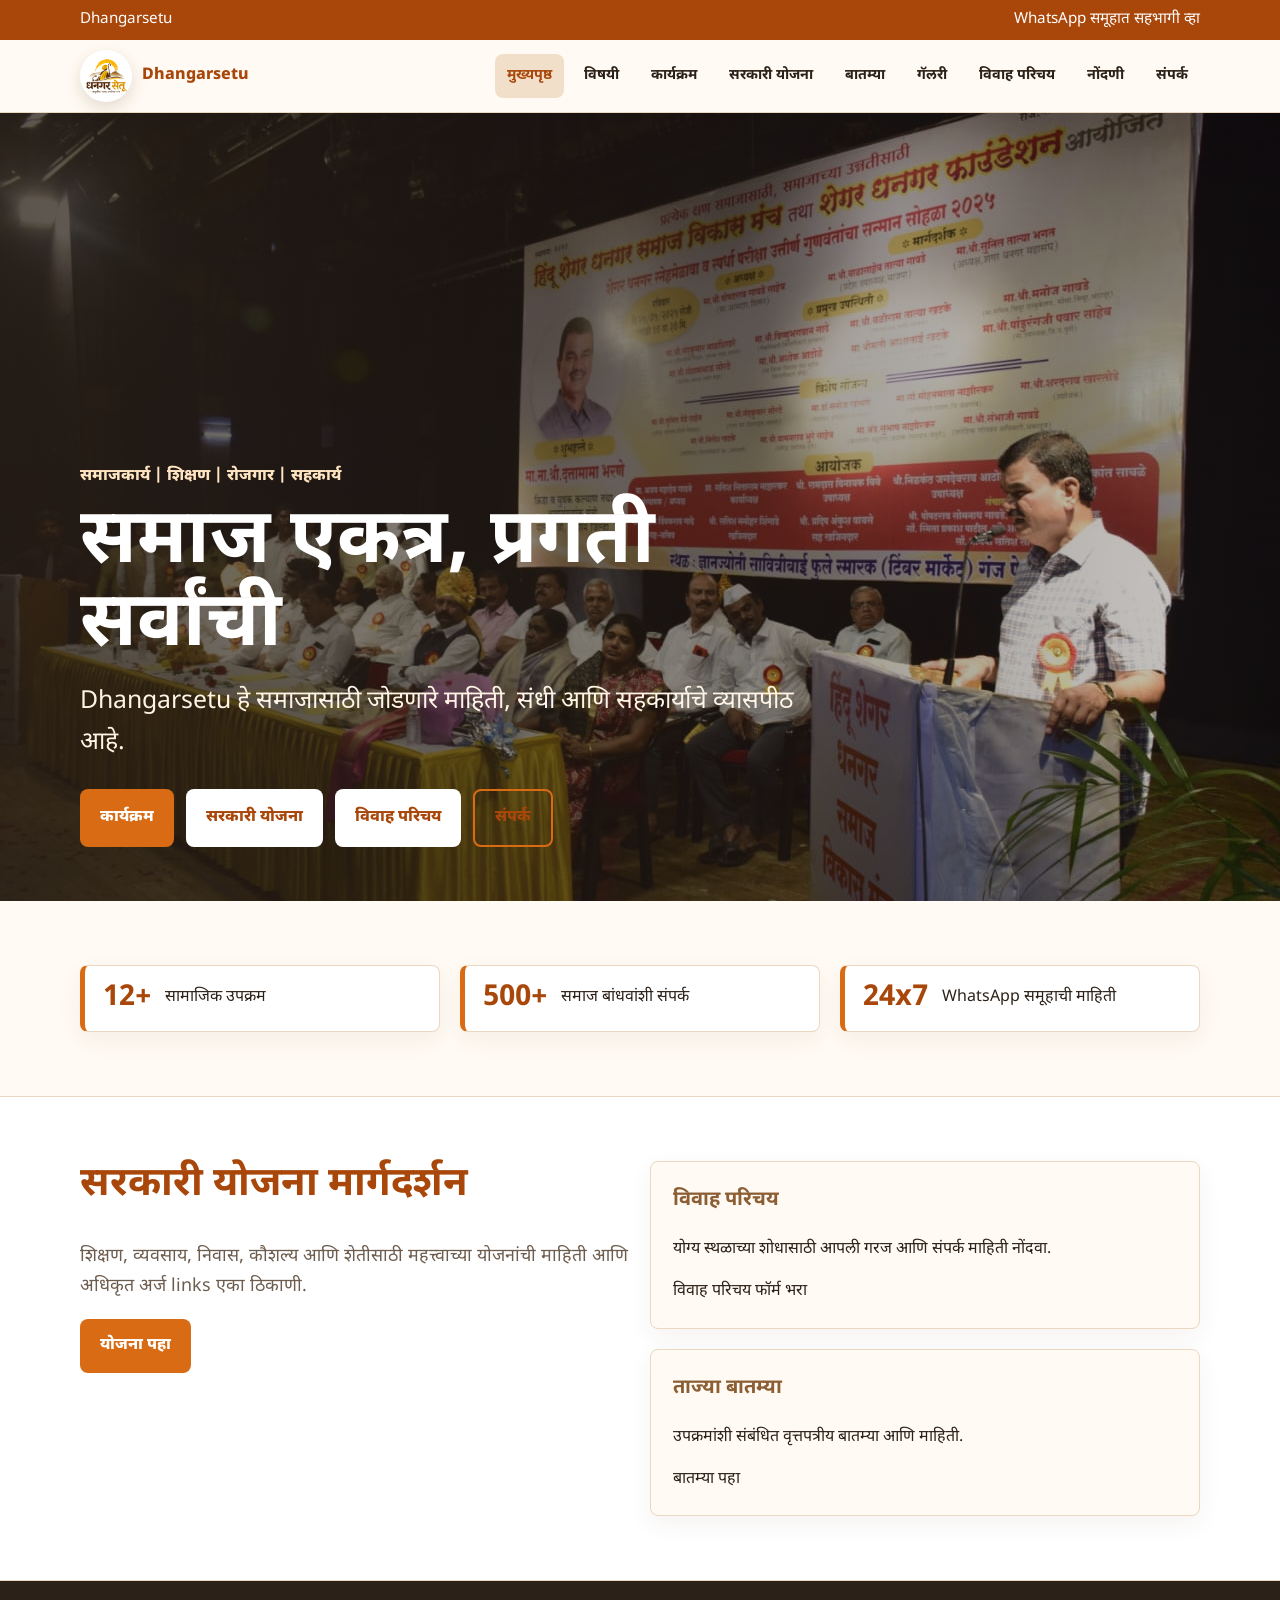
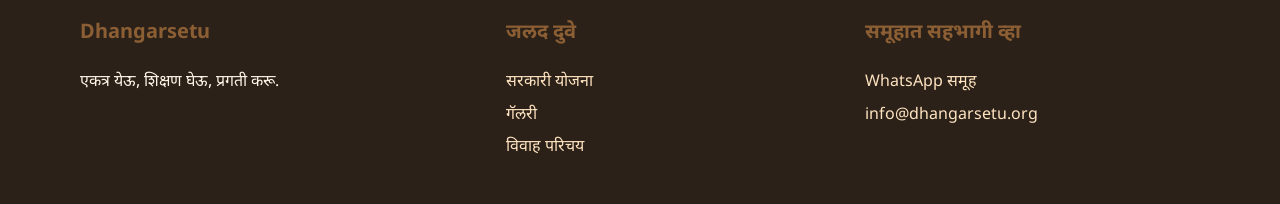
<file: index.html>
<!doctype html>
<html lang="mr">
<head>
  <meta charset="utf-8">
  <meta name="viewport" content="width=device-width, initial-scale=1">
  <title>Dhangarsetu | समाज एकत्र, प्रगती सर्वांची</title>
  <meta name="description" content="Dhangarsetu - समाजकार्य, बातम्या, सरकारी योजना, कार्यक्रम आणि विवाह परिचयाचे मराठी व्यासपीठ.">
  <link rel="preconnect" href="https://fonts.googleapis.com"><link rel="preconnect" href="https://fonts.gstatic.com" crossorigin>
  <link href="https://fonts.googleapis.com/css2?family=Noto+Sans+Devanagari:wght@400;600;700;800;900&display=swap" rel="stylesheet"><link rel="stylesheet" href="assets/css/styles.css">
</head>
<body>
  <div class="topbar"><div class="topbar__inner"><span>Dhangarsetu</span><a href="https://chat.whatsapp.com/EsLUuQfzZFVKvQSc2jBUO8?s=cl&p=a&iam=2" target="_blank" rel="noopener">WhatsApp समूहात सहभागी व्हा</a></div></div>
  <header class="site-header"><nav class="nav__inner" aria-label="मुख्य नेव्हिगेशन"><a class="brand" href="index.html"><img class="brand__logo" src="Logo.png" alt="Dhangarsetu logo"><span class="brand__text">Dhangarsetu</span></a><button class="nav-toggle" type="button" aria-label="मेनू उघडा" aria-expanded="false">☰</button><div class="nav-links"><a href="index.html">मुख्यपृष्ठ</a><a href="about.html">विषयी</a><a href="events.html">कार्यक्रम</a><a href="yojana.html">सरकारी योजना</a><a href="updates.html">बातम्या</a><a href="gallery.html">गॅलरी</a><a href="matrimony.html">विवाह परिचय</a><a href="registration.html">नोंदणी</a><a href="contact.html">संपर्क</a></div></nav></header>
  <main>
    <section class="hero"><div class="hero-slides" data-hero-slides aria-hidden="true"><img class="hero-slide is-active" src="Main%20Page%20pohtos/1.jpeg" alt=""><img class="hero-slide" src="Main%20Page%20pohtos/2.jpeg" alt=""><img class="hero-slide" src="Main%20Page%20pohtos/3.jpeg" alt=""><img class="hero-slide" src="Main%20Page%20pohtos/4.jpeg" alt=""><img class="hero-slide" src="Main%20Page%20pohtos/5.jpeg" alt=""><img class="hero-slide" src="Main%20Page%20pohtos/6.jpeg" alt=""><img class="hero-slide" src="Main%20Page%20pohtos/7.jpeg" alt=""></div><div class="hero__content reveal"><p class="eyebrow">समाजकार्य | शिक्षण | रोजगार | सहकार्य</p><h1>समाज एकत्र, प्रगती सर्वांची</h1><p class="lead">Dhangarsetu हे समाजासाठी जोडणारे माहिती, संधी आणि सहकार्याचे व्यासपीठ आहे.</p><div class="actions"><a class="btn btn--primary" href="events.html">कार्यक्रम</a><a class="btn btn--light" href="yojana.html">सरकारी योजना</a><a class="btn btn--light" href="matrimony.html">विवाह परिचय</a><a class="btn btn--outline" href="contact.html">संपर्क</a></div></div></section>
    <section class="section"><div class="grid grid--3"><article class="card stat reveal"><strong>12+</strong><span>सामाजिक उपक्रम</span></article><article class="card stat reveal"><strong>500+</strong><span>समाज बांधवांशी संपर्क</span></article><article class="card stat reveal"><strong>24x7</strong><span>WhatsApp समूहाची माहिती</span></article></div></section>
    <section class="section section--tint"><div class="section__inner grid grid--2"><div class="reveal"><h2>सरकारी योजना मार्गदर्शन</h2><p class="lead">शिक्षण, व्यवसाय, निवास, कौशल्य आणि शेतीसाठी महत्त्वाच्या योजनांची माहिती आणि अधिकृत अर्ज links एका ठिकाणी.</p><a class="btn btn--primary" href="yojana.html">योजना पहा</a></div><div class="grid"><article class="card reveal"><h3>विवाह परिचय</h3><p>योग्य स्थळाच्या शोधासाठी आपली गरज आणि संपर्क माहिती नोंदवा.</p><a href="matrimony.html">विवाह परिचय फॉर्म भरा</a></article><article class="card reveal"><h3>ताज्या बातम्या</h3><p>उपक्रमांशी संबंधित वृत्तपत्रीय बातम्या आणि माहिती.</p><a href="updates.html">बातम्या पहा</a></article></div></div></section>
  </main>
  <footer class="site-footer"><div class="footer__inner"><div><h3>Dhangarsetu</h3><p>एकत्र येऊ, शिक्षण घेऊ, प्रगती करू.</p></div><div><h3>जलद दुवे</h3><a href="yojana.html">सरकारी योजना</a><a href="gallery.html">गॅलरी</a><a href="matrimony.html">विवाह परिचय</a></div><div><h3>समूहात सहभागी व्हा</h3><a href="https://chat.whatsapp.com/EsLUuQfzZFVKvQSc2jBUO8?s=cl&p=a&iam=2" target="_blank" rel="noopener">WhatsApp समूह</a><a href="mailto:info@dhangarsetu.org">info@dhangarsetu.org</a></div></div></footer>
  <script src="assets/js/main.js"></script>
</body>
</html>
</file>
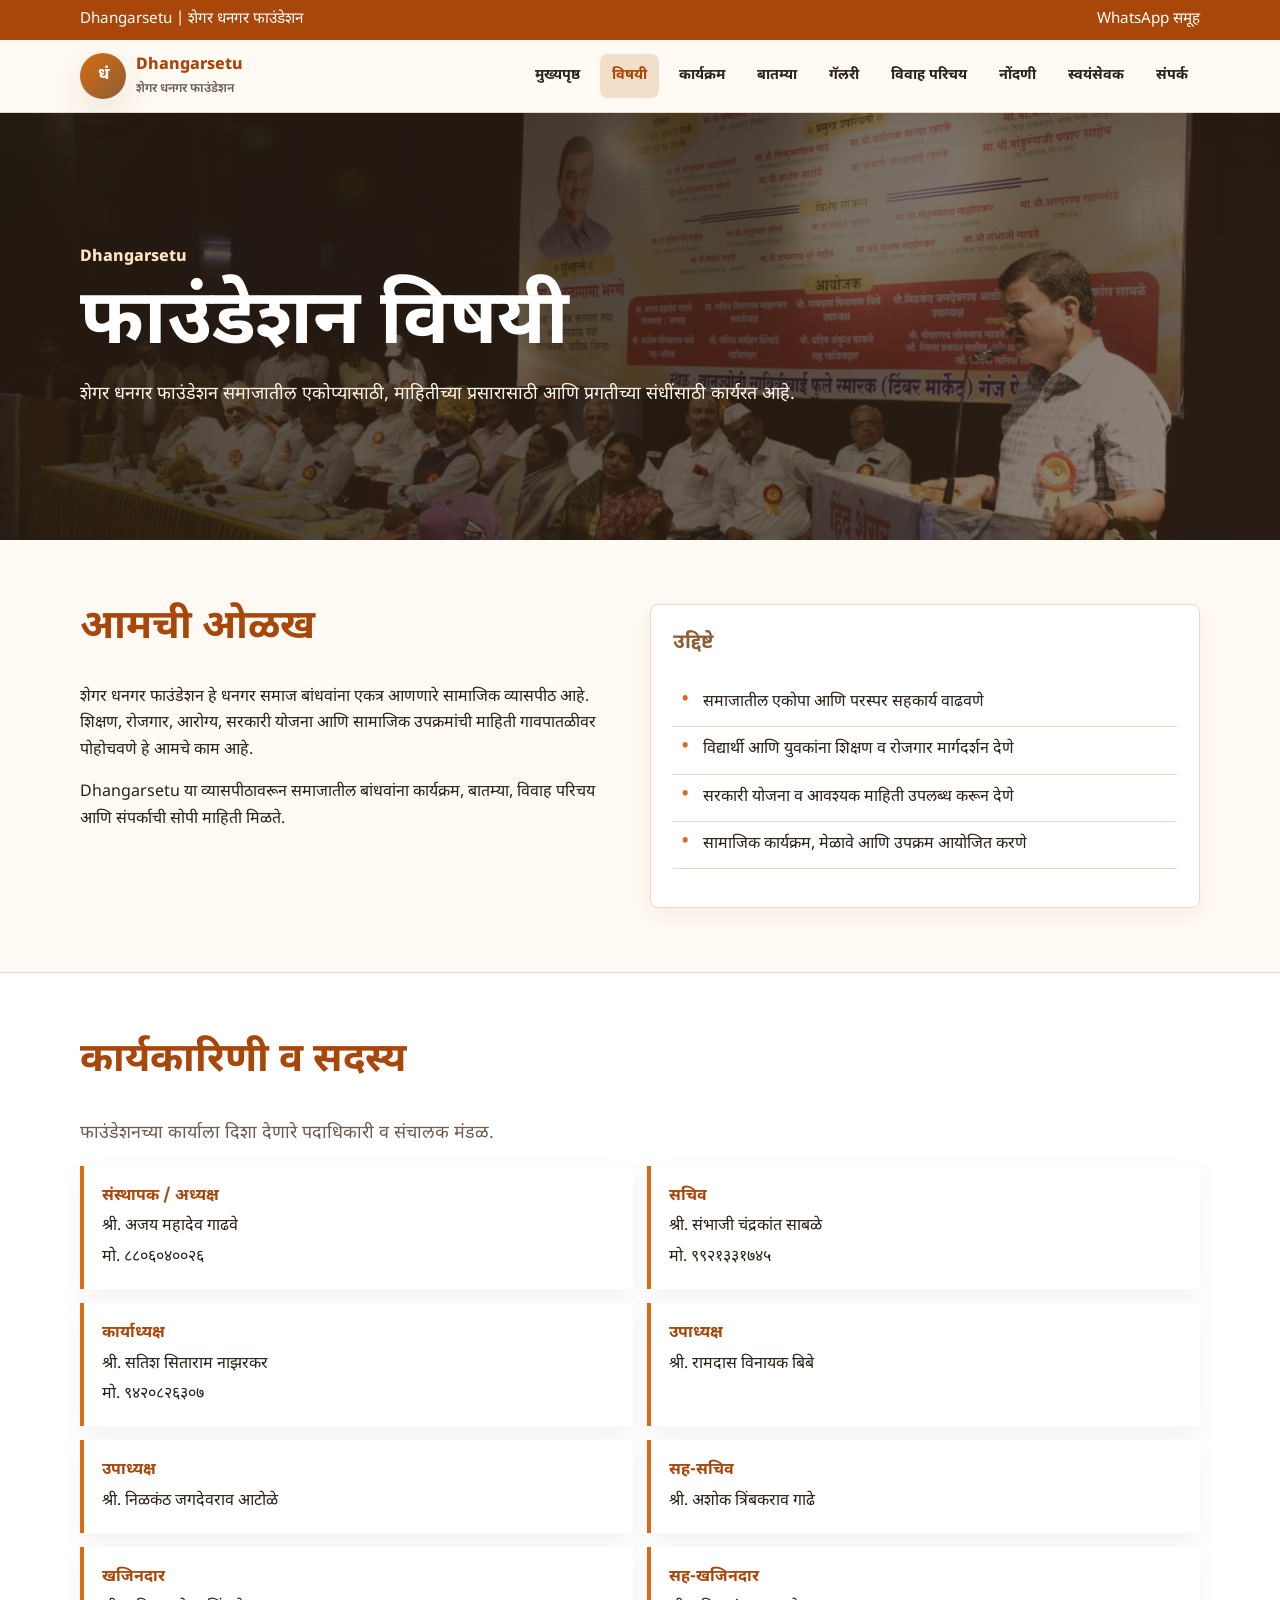
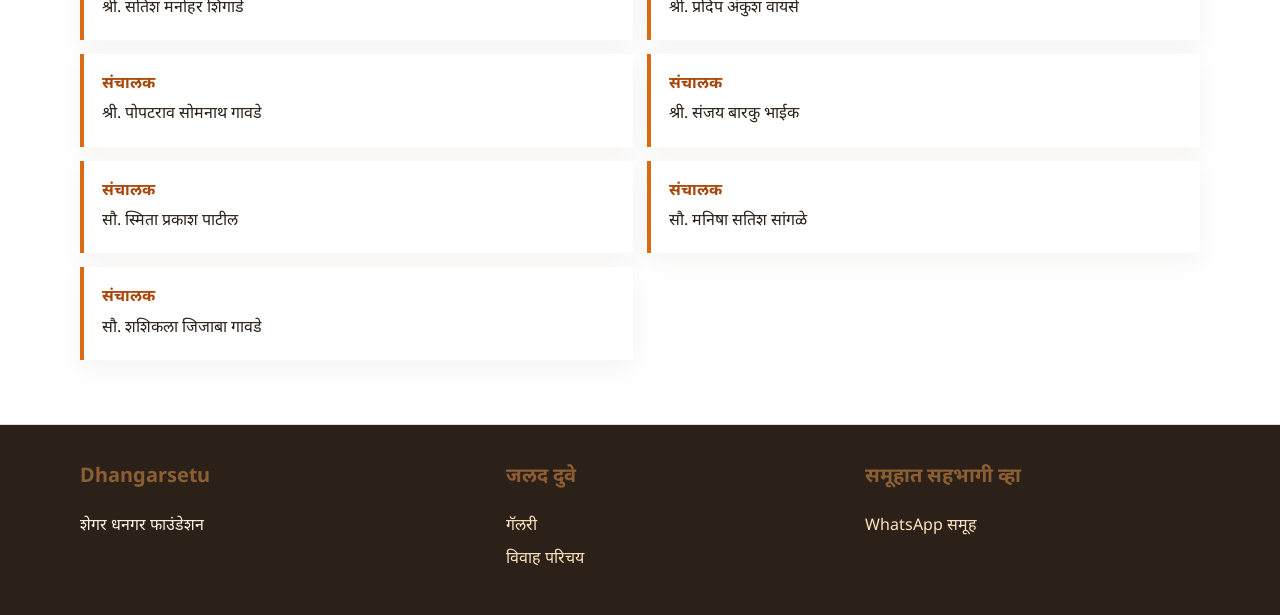
<file: about.html>
<!doctype html>
<html lang="mr"><head><meta charset="utf-8"><meta name="viewport" content="width=device-width, initial-scale=1"><title>फाउंडेशन विषयी | Dhangarsetu</title><meta name="description" content="Dhangarsetu आणि शेगर धनगर फाउंडेशनची माहिती व कार्यकारिणी."><link rel="preconnect" href="https://fonts.googleapis.com"><link rel="preconnect" href="https://fonts.gstatic.com" crossorigin><link href="https://fonts.googleapis.com/css2?family=Noto+Sans+Devanagari:wght@400;600;700;800;900&display=swap" rel="stylesheet"><link rel="stylesheet" href="assets/css/styles.css"></head>
<body><div class="topbar"><div class="topbar__inner"><span>Dhangarsetu | शेगर धनगर फाउंडेशन</span><a href="https://chat.whatsapp.com/EsLUuQfzZFVKvQSc2jBUO8?s=cl&p=a&iam=2" target="_blank" rel="noopener">WhatsApp समूह</a></div></div><header class="site-header"><nav class="nav__inner" aria-label="मुख्य नेव्हिगेशन"><a class="brand" href="index.html"><span class="brand__mark">धं</span><span class="brand__text">Dhangarsetu<span>शेगर धनगर फाउंडेशन</span></span></a><button class="nav-toggle" type="button" aria-label="मेनू उघडा" aria-expanded="false">☰</button><div class="nav-links"><a href="index.html">मुख्यपृष्ठ</a><a href="about.html">विषयी</a><a href="events.html">कार्यक्रम</a><a href="updates.html">बातम्या</a><a href="gallery.html">गॅलरी</a><a href="matrimony.html">विवाह परिचय</a><a href="registration.html">नोंदणी</a><a href="volunteer.html">स्वयंसेवक</a><a href="contact.html">संपर्क</a></div></nav></header>
<main><section class="page-hero"><div class="section"><p class="eyebrow">Dhangarsetu</p><h1>फाउंडेशन विषयी</h1><p class="lead">शेगर धनगर फाउंडेशन समाजातील एकोप्यासाठी, माहितीच्या प्रसारासाठी आणि प्रगतीच्या संधींसाठी कार्यरत आहे.</p></div></section><section class="section grid grid--2"><div class="reveal"><h2>आमची ओळख</h2><p>शेगर धनगर फाउंडेशन हे धनगर समाज बांधवांना एकत्र आणणारे सामाजिक व्यासपीठ आहे. शिक्षण, रोजगार, आरोग्य, सरकारी योजना आणि सामाजिक उपक्रमांची माहिती गावपातळीवर पोहोचवणे हे आमचे काम आहे.</p><p>Dhangarsetu या व्यासपीठावरून समाजातील बांधवांना कार्यक्रम, बातम्या, विवाह परिचय आणि संपर्काची सोपी माहिती मिळते.</p></div><div class="card reveal"><h3>उद्दिष्टे</h3><ul class="list"><li>समाजातील एकोपा आणि परस्पर सहकार्य वाढवणे</li><li>विद्यार्थी आणि युवकांना शिक्षण व रोजगार मार्गदर्शन देणे</li><li>सरकारी योजना व आवश्यक माहिती उपलब्ध करून देणे</li><li>सामाजिक कार्यक्रम, मेळावे आणि उपक्रम आयोजित करणे</li></ul></div></section><section class="section section--tint"><div class="section__inner"><h2>कार्यकारिणी व सदस्य</h2><p class="lead">फाउंडेशनच्या कार्याला दिशा देणारे पदाधिकारी व संचालक मंडळ.</p><div class="committee-grid"><article class="committee-member reveal"><strong>संस्थापक / अध्यक्ष</strong><span>श्री. अजय महादेव गाढवे</span><span>मो. ८८०६०४००२६</span></article><article class="committee-member reveal"><strong>सचिव</strong><span>श्री. संभाजी चंद्रकांत साबळे</span><span>मो. ९९२१३३१७४५</span></article><article class="committee-member reveal"><strong>कार्याध्यक्ष</strong><span>श्री. सतिश सिताराम नाझरकर</span><span>मो. ९४२०८२६३०७</span></article><article class="committee-member reveal"><strong>उपाध्यक्ष</strong><span>श्री. रामदास विनायक बिबे</span></article><article class="committee-member reveal"><strong>उपाध्यक्ष</strong><span>श्री. निळकंठ जगदेवराव आटोळे</span></article><article class="committee-member reveal"><strong>सह-सचिव</strong><span>श्री. अशोक त्रिंबकराव गाढे</span></article><article class="committee-member reveal"><strong>खजिनदार</strong><span>श्री. सतिश मनोहर शिंगाडे</span></article><article class="committee-member reveal"><strong>सह-खजिनदार</strong><span>श्री. प्रदिप अंकुश वायसे</span></article><article class="committee-member reveal"><strong>संचालक</strong><span>श्री. पोपटराव सोमनाथ गावडे</span></article><article class="committee-member reveal"><strong>संचालक</strong><span>श्री. संजय बारकु भाईक</span></article><article class="committee-member reveal"><strong>संचालक</strong><span>सौ. स्मिता प्रकाश पाटील</span></article><article class="committee-member reveal"><strong>संचालक</strong><span>सौ. मनिषा सतिश सांगळे</span></article><article class="committee-member reveal"><strong>संचालक</strong><span>सौ. शशिकला जिजाबा गावडे</span></article></div></div></section></main><footer class="site-footer"><div class="footer__inner"><div><h3>Dhangarsetu</h3><p>शेगर धनगर फाउंडेशन</p></div><div><h3>जलद दुवे</h3><a href="gallery.html">गॅलरी</a><a href="matrimony.html">विवाह परिचय</a></div><div><h3>समूहात सहभागी व्हा</h3><a href="https://chat.whatsapp.com/EsLUuQfzZFVKvQSc2jBUO8?s=cl&p=a&iam=2" target="_blank" rel="noopener">WhatsApp समूह</a></div></div></footer><script src="assets/js/main.js"></script></body></html>
</file>
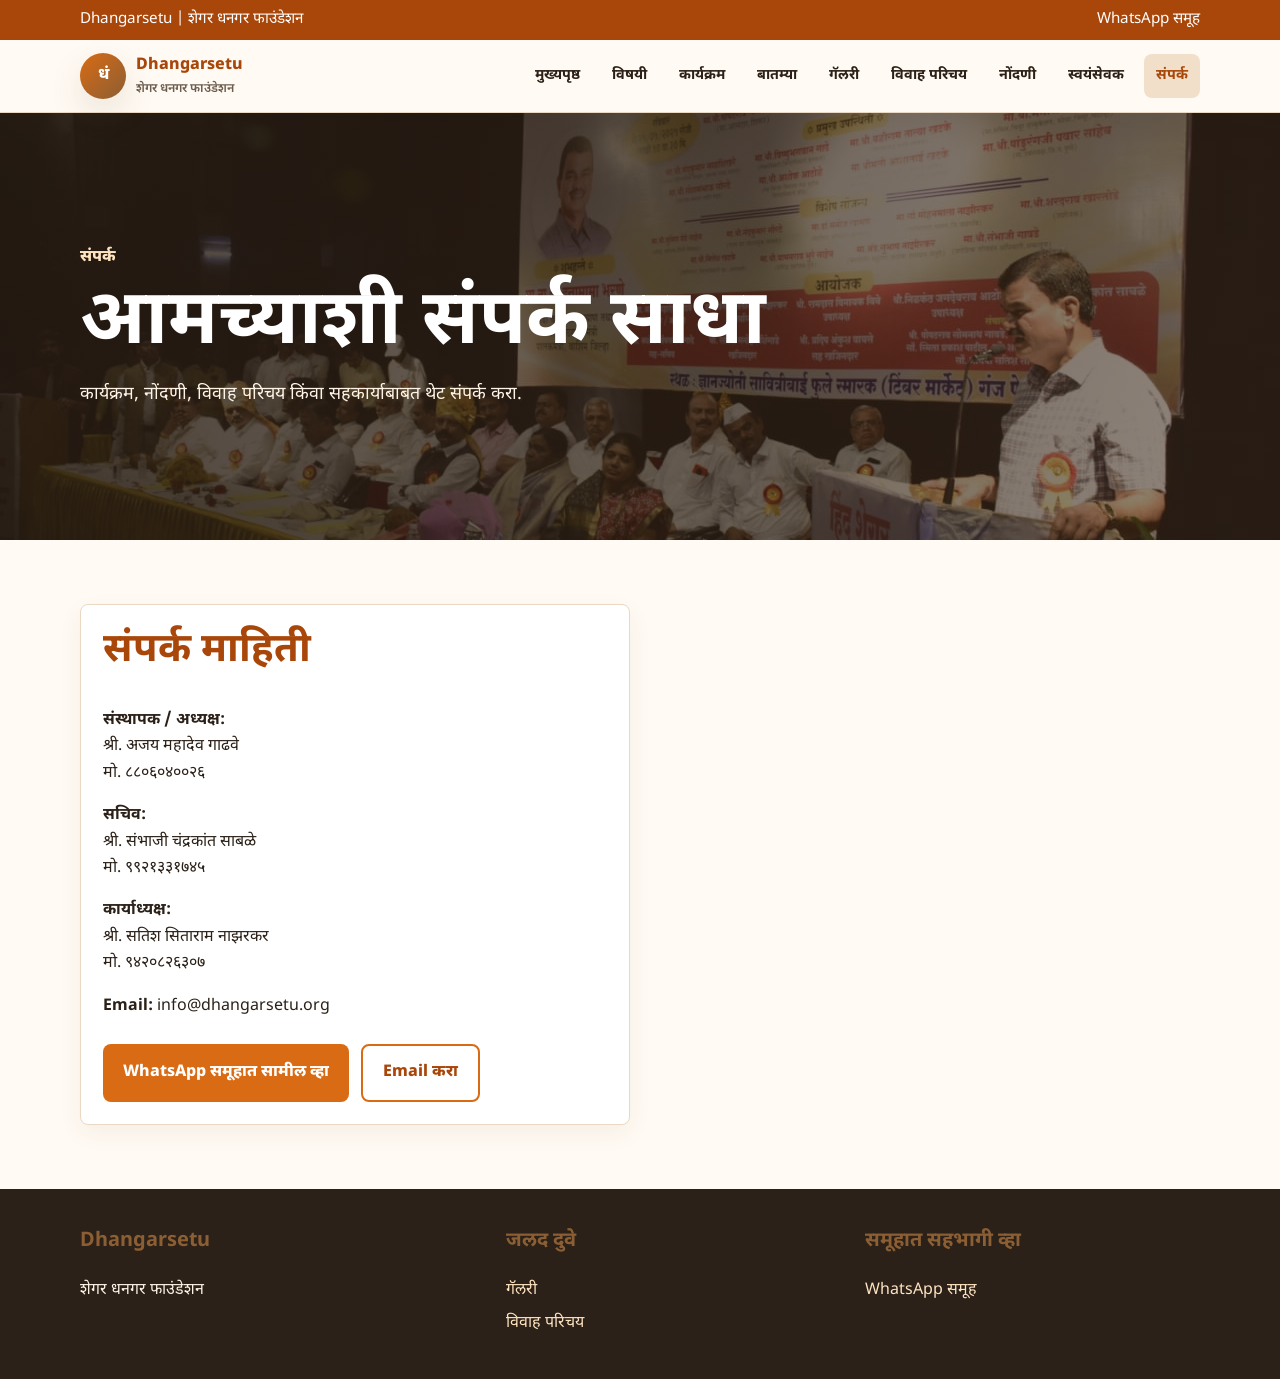
<file: contact.html>
<!doctype html>
<html lang="mr"><head><meta charset="utf-8"><meta name="viewport" content="width=device-width, initial-scale=1"><title>संपर्क | Dhangarsetu</title><meta name="description" content="Dhangarsetu आणि शेगर धनगर फाउंडेशनशी संपर्क साधा."><link rel="preconnect" href="https://fonts.googleapis.com"><link rel="preconnect" href="https://fonts.gstatic.com" crossorigin><link href="https://fonts.googleapis.com/css2?family=Noto+Sans+Devanagari:wght@400;600;700;800;900&display=swap" rel="stylesheet"><link rel="stylesheet" href="assets/css/styles.css"></head>
<body><div class="topbar"><div class="topbar__inner"><span>Dhangarsetu | शेगर धनगर फाउंडेशन</span><a href="https://chat.whatsapp.com/EsLUuQfzZFVKvQSc2jBUO8?s=cl&p=a&iam=2" target="_blank" rel="noopener">WhatsApp समूह</a></div></div><header class="site-header"><nav class="nav__inner" aria-label="मुख्य नेव्हिगेशन"><a class="brand" href="index.html"><span class="brand__mark">धं</span><span class="brand__text">Dhangarsetu<span>शेगर धनगर फाउंडेशन</span></span></a><button class="nav-toggle" type="button" aria-label="मेनू उघडा" aria-expanded="false">☰</button><div class="nav-links"><a href="index.html">मुख्यपृष्ठ</a><a href="about.html">विषयी</a><a href="events.html">कार्यक्रम</a><a href="updates.html">बातम्या</a><a href="gallery.html">गॅलरी</a><a href="matrimony.html">विवाह परिचय</a><a href="registration.html">नोंदणी</a><a href="volunteer.html">स्वयंसेवक</a><a href="contact.html">संपर्क</a></div></nav></header>
<main><section class="page-hero"><div class="section"><p class="eyebrow">संपर्क</p><h1>आमच्याशी संपर्क साधा</h1><p class="lead">कार्यक्रम, नोंदणी, विवाह परिचय किंवा सहकार्याबाबत थेट संपर्क करा.</p></div></section><section class="section grid grid--2"><div class="card reveal"><h2>संपर्क माहिती</h2><p><strong>संस्थापक / अध्यक्ष:</strong><br>श्री. अजय महादेव गाढवे<br><a href="tel:+918806040026">मो. ८८०६०४००२६</a></p><p><strong>सचिव:</strong><br>श्री. संभाजी चंद्रकांत साबळे<br><a href="tel:+919921331745">मो. ९९२१३३१७४५</a></p><p><strong>कार्याध्यक्ष:</strong><br>श्री. सतिश सिताराम नाझरकर<br><a href="tel:+919420826307">मो. ९४२०८२६३०७</a></p><p><strong>Email:</strong> <a href="mailto:info@dhangarsetu.org">info@dhangarsetu.org</a></p><div class="actions"><a class="btn btn--primary" href="https://chat.whatsapp.com/EsLUuQfzZFVKvQSc2jBUO8?s=cl&p=a&iam=2" target="_blank" rel="noopener">WhatsApp समूहात सामील व्हा</a><a class="btn btn--outline" href="mailto:info@dhangarsetu.org">Email करा</a></div></div><div class="reveal"><iframe class="map" title="Google Maps" loading="lazy" referrerpolicy="no-referrer-when-downgrade" src="https://www.google.com/maps?q=Maharashtra%2C%20India&output=embed"></iframe></div></section></main><footer class="site-footer"><div class="footer__inner"><div><h3>Dhangarsetu</h3><p>शेगर धनगर फाउंडेशन</p></div><div><h3>जलद दुवे</h3><a href="gallery.html">गॅलरी</a><a href="matrimony.html">विवाह परिचय</a></div><div><h3>समूहात सहभागी व्हा</h3><a href="https://chat.whatsapp.com/EsLUuQfzZFVKvQSc2jBUO8?s=cl&p=a&iam=2" target="_blank" rel="noopener">WhatsApp समूह</a></div></div></footer><script src="assets/js/main.js"></script></body></html>
</file>
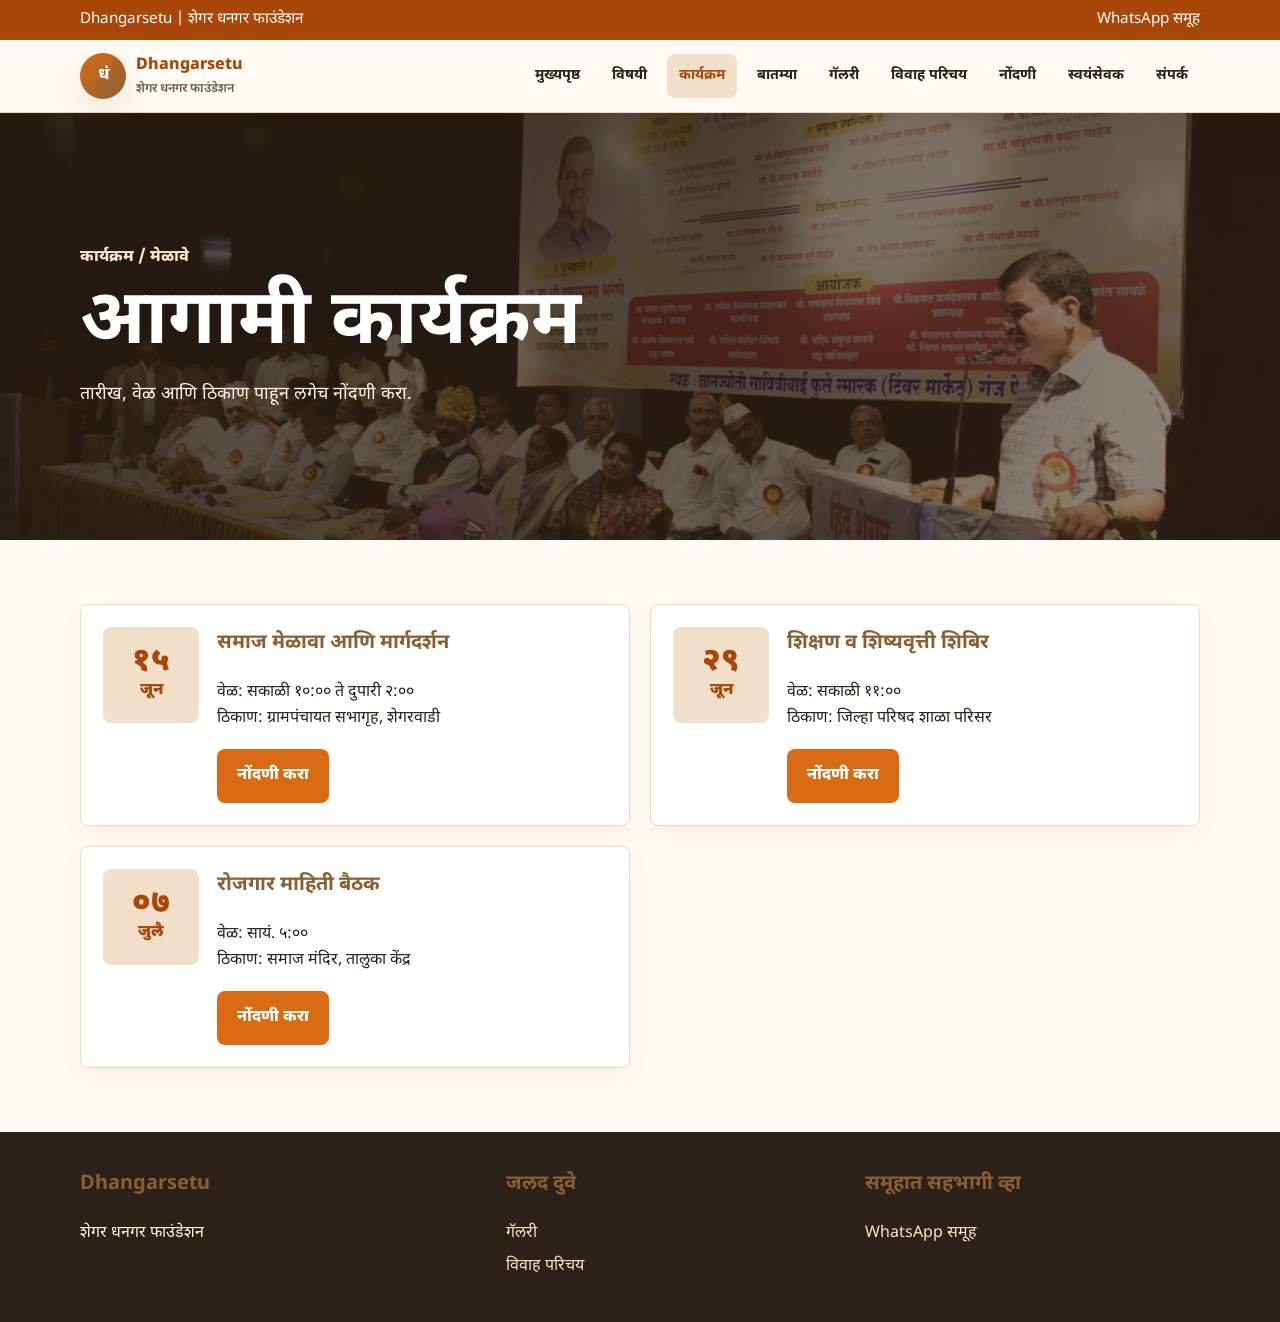
<file: events.html>
<!doctype html>
<html lang="mr"><head><meta charset="utf-8"><meta name="viewport" content="width=device-width, initial-scale=1"><title>कार्यक्रम | Dhangarsetu</title><meta name="description" content="Dhangarsetu चे आगामी समाज कार्यक्रम आणि मेळावे."><link rel="preconnect" href="https://fonts.googleapis.com"><link rel="preconnect" href="https://fonts.gstatic.com" crossorigin><link href="https://fonts.googleapis.com/css2?family=Noto+Sans+Devanagari:wght@400;600;700;800;900&display=swap" rel="stylesheet"><link rel="stylesheet" href="assets/css/styles.css"></head>
<body><div class="topbar"><div class="topbar__inner"><span>Dhangarsetu | शेगर धनगर फाउंडेशन</span><a href="https://chat.whatsapp.com/EsLUuQfzZFVKvQSc2jBUO8?s=cl&p=a&iam=2" target="_blank" rel="noopener">WhatsApp समूह</a></div></div><header class="site-header"><nav class="nav__inner" aria-label="मुख्य नेव्हिगेशन"><a class="brand" href="index.html"><span class="brand__mark">धं</span><span class="brand__text">Dhangarsetu<span>शेगर धनगर फाउंडेशन</span></span></a><button class="nav-toggle" type="button" aria-label="मेनू उघडा" aria-expanded="false">☰</button><div class="nav-links"><a href="index.html">मुख्यपृष्ठ</a><a href="about.html">विषयी</a><a href="events.html">कार्यक्रम</a><a href="updates.html">बातम्या</a><a href="gallery.html">गॅलरी</a><a href="matrimony.html">विवाह परिचय</a><a href="registration.html">नोंदणी</a><a href="volunteer.html">स्वयंसेवक</a><a href="contact.html">संपर्क</a></div></nav></header><main><section class="page-hero"><div class="section"><p class="eyebrow">कार्यक्रम / मेळावे</p><h1>आगामी कार्यक्रम</h1><p class="lead">तारीख, वेळ आणि ठिकाण पाहून लगेच नोंदणी करा.</p></div></section><section class="section grid grid--2"><article class="card event reveal"><div class="datebox"><div><span>१५</span>जून</div></div><div><h3>समाज मेळावा आणि मार्गदर्शन</h3><p>वेळ: सकाळी १०:०० ते दुपारी २:००<br>ठिकाण: ग्रामपंचायत सभागृह, शेगरवाडी</p><a class="btn btn--primary" href="registration.html">नोंदणी करा</a></div></article><article class="card event reveal"><div class="datebox"><div><span>२९</span>जून</div></div><div><h3>शिक्षण व शिष्यवृत्ती शिबिर</h3><p>वेळ: सकाळी ११:००<br>ठिकाण: जिल्हा परिषद शाळा परिसर</p><a class="btn btn--primary" href="registration.html">नोंदणी करा</a></div></article><article class="card event reveal"><div class="datebox"><div><span>०७</span>जुलै</div></div><div><h3>रोजगार माहिती बैठक</h3><p>वेळ: सायं. ५:००<br>ठिकाण: समाज मंदिर, तालुका केंद्र</p><a class="btn btn--primary" href="registration.html">नोंदणी करा</a></div></article></section></main><footer class="site-footer"><div class="footer__inner"><div><h3>Dhangarsetu</h3><p>शेगर धनगर फाउंडेशन</p></div><div><h3>जलद दुवे</h3><a href="gallery.html">गॅलरी</a><a href="matrimony.html">विवाह परिचय</a></div><div><h3>समूहात सहभागी व्हा</h3><a href="https://chat.whatsapp.com/EsLUuQfzZFVKvQSc2jBUO8?s=cl&p=a&iam=2" target="_blank" rel="noopener">WhatsApp समूह</a></div></div></footer><script src="assets/js/main.js"></script></body></html>
</file>
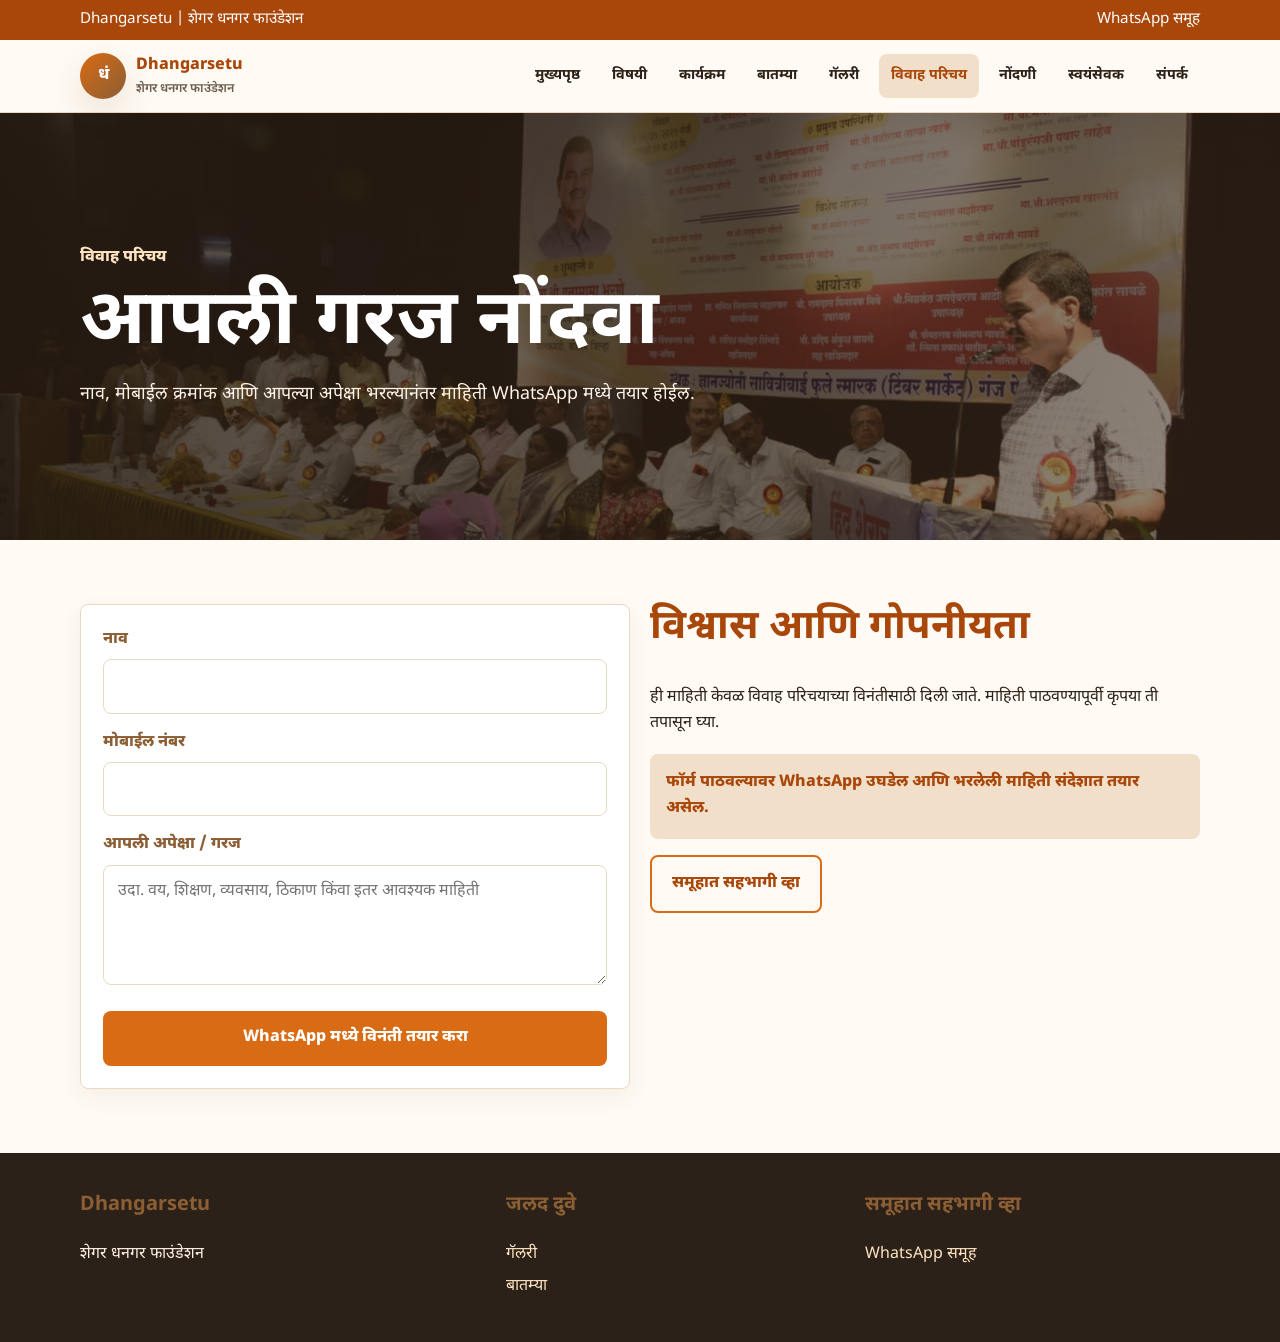
<file: matrimony.html>
<!doctype html>
<html lang="mr"><head><meta charset="utf-8"><meta name="viewport" content="width=device-width, initial-scale=1"><title>विवाह परिचय | Dhangarsetu</title><meta name="description" content="Dhangarsetu विवाह परिचयासाठी आपली गरज आणि संपर्क माहिती पाठवा."><link rel="preconnect" href="https://fonts.googleapis.com"><link rel="preconnect" href="https://fonts.gstatic.com" crossorigin><link href="https://fonts.googleapis.com/css2?family=Noto+Sans+Devanagari:wght@400;600;700;800;900&display=swap" rel="stylesheet"><link rel="stylesheet" href="assets/css/styles.css"></head>
<body><div class="topbar"><div class="topbar__inner"><span>Dhangarsetu | शेगर धनगर फाउंडेशन</span><a href="https://chat.whatsapp.com/EsLUuQfzZFVKvQSc2jBUO8?s=cl&p=a&iam=2" target="_blank" rel="noopener">WhatsApp समूह</a></div></div><header class="site-header"><nav class="nav__inner" aria-label="मुख्य नेव्हिगेशन"><a class="brand" href="index.html"><span class="brand__mark">धं</span><span class="brand__text">Dhangarsetu<span>शेगर धनगर फाउंडेशन</span></span></a><button class="nav-toggle" type="button" aria-label="मेनू उघडा" aria-expanded="false">☰</button><div class="nav-links"><a href="index.html">मुख्यपृष्ठ</a><a href="about.html">विषयी</a><a href="events.html">कार्यक्रम</a><a href="updates.html">बातम्या</a><a href="gallery.html">गॅलरी</a><a href="matrimony.html">विवाह परिचय</a><a href="registration.html">नोंदणी</a><a href="volunteer.html">स्वयंसेवक</a><a href="contact.html">संपर्क</a></div></nav></header>
<main><section class="page-hero"><div class="section"><p class="eyebrow">विवाह परिचय</p><h1>आपली गरज नोंदवा</h1><p class="lead">नाव, मोबाईल क्रमांक आणि आपल्या अपेक्षा भरल्यानंतर माहिती WhatsApp मध्ये तयार होईल.</p></div></section><section class="section grid grid--2"><form class="card form reveal" data-whatsapp-form="Dhangarsetu - विवाह परिचय विनंती"><div class="field"><label for="matrimony-name">नाव</label><input id="matrimony-name" name="नाव" autocomplete="name" required></div><div class="field"><label for="matrimony-phone">मोबाईल नंबर</label><input id="matrimony-phone" name="मोबाईल नंबर" inputmode="tel" autocomplete="tel" required></div><div class="field"><label for="matrimony-requirement">आपली अपेक्षा / गरज</label><textarea id="matrimony-requirement" name="अपेक्षा / गरज" placeholder="उदा. वय, शिक्षण, व्यवसाय, ठिकाण किंवा इतर आवश्यक माहिती" required></textarea></div><button class="btn btn--primary" type="submit">WhatsApp मध्ये विनंती तयार करा</button></form><aside class="reveal"><h2>विश्वास आणि गोपनीयता</h2><p>ही माहिती केवळ विवाह परिचयाच्या विनंतीसाठी दिली जाते. माहिती पाठवण्यापूर्वी कृपया ती तपासून घ्या.</p><p class="notice">फॉर्म पाठवल्यावर WhatsApp उघडेल आणि भरलेली माहिती संदेशात तयार असेल.</p><a class="btn btn--outline" href="https://chat.whatsapp.com/EsLUuQfzZFVKvQSc2jBUO8?s=cl&p=a&iam=2" target="_blank" rel="noopener">समूहात सहभागी व्हा</a></aside></section></main><footer class="site-footer"><div class="footer__inner"><div><h3>Dhangarsetu</h3><p>शेगर धनगर फाउंडेशन</p></div><div><h3>जलद दुवे</h3><a href="gallery.html">गॅलरी</a><a href="updates.html">बातम्या</a></div><div><h3>समूहात सहभागी व्हा</h3><a href="https://chat.whatsapp.com/EsLUuQfzZFVKvQSc2jBUO8?s=cl&p=a&iam=2" target="_blank" rel="noopener">WhatsApp समूह</a></div></div></footer><script src="assets/js/main.js"></script></body></html>
</file>
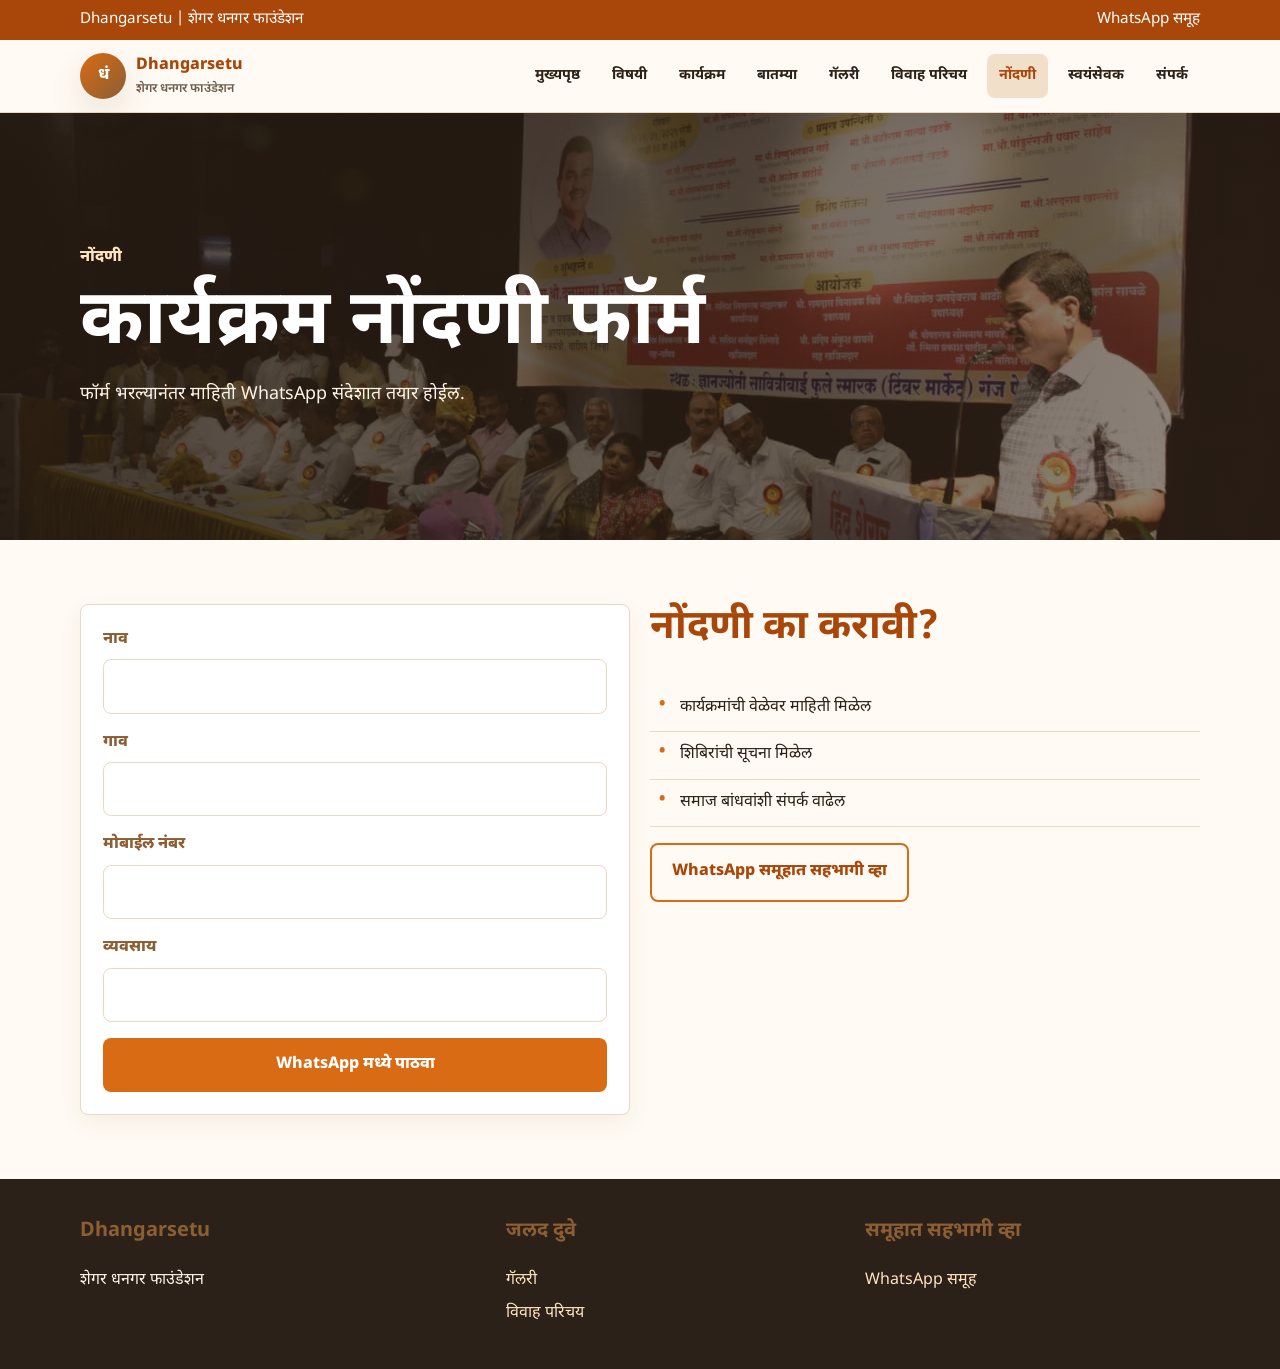
<file: registration.html>
<!doctype html>
<html lang="mr"><head><meta charset="utf-8"><meta name="viewport" content="width=device-width, initial-scale=1"><title>नोंदणी | Dhangarsetu</title><meta name="description" content="Dhangarsetu कार्यक्रम नोंदणी फॉर्म."><link rel="preconnect" href="https://fonts.googleapis.com"><link rel="preconnect" href="https://fonts.gstatic.com" crossorigin><link href="https://fonts.googleapis.com/css2?family=Noto+Sans+Devanagari:wght@400;600;700;800;900&display=swap" rel="stylesheet"><link rel="stylesheet" href="assets/css/styles.css"></head>
<body><div class="topbar"><div class="topbar__inner"><span>Dhangarsetu | शेगर धनगर फाउंडेशन</span><a href="https://chat.whatsapp.com/EsLUuQfzZFVKvQSc2jBUO8?s=cl&p=a&iam=2" target="_blank" rel="noopener">WhatsApp समूह</a></div></div><header class="site-header"><nav class="nav__inner" aria-label="मुख्य नेव्हिगेशन"><a class="brand" href="index.html"><span class="brand__mark">धं</span><span class="brand__text">Dhangarsetu<span>शेगर धनगर फाउंडेशन</span></span></a><button class="nav-toggle" type="button" aria-label="मेनू उघडा" aria-expanded="false">☰</button><div class="nav-links"><a href="index.html">मुख्यपृष्ठ</a><a href="about.html">विषयी</a><a href="events.html">कार्यक्रम</a><a href="updates.html">बातम्या</a><a href="gallery.html">गॅलरी</a><a href="matrimony.html">विवाह परिचय</a><a href="registration.html">नोंदणी</a><a href="volunteer.html">स्वयंसेवक</a><a href="contact.html">संपर्क</a></div></nav></header><main><section class="page-hero"><div class="section"><p class="eyebrow">नोंदणी</p><h1>कार्यक्रम नोंदणी फॉर्म</h1><p class="lead">फॉर्म भरल्यानंतर माहिती WhatsApp संदेशात तयार होईल.</p></div></section><section class="section grid grid--2"><form class="card form reveal" data-whatsapp-form="Dhangarsetu - कार्यक्रम नोंदणी"><div class="field"><label for="name">नाव</label><input id="name" name="नाव" required autocomplete="name"></div><div class="field"><label for="village">गाव</label><input id="village" name="गाव" required></div><div class="field"><label for="mobile">मोबाईल नंबर</label><input id="mobile" name="मोबाईल नंबर" inputmode="tel" required></div><div class="field"><label for="work">व्यवसाय</label><input id="work" name="व्यवसाय"></div><button class="btn btn--primary" type="submit">WhatsApp मध्ये पाठवा</button></form><aside class="reveal"><h2>नोंदणी का करावी?</h2><ul class="list"><li>कार्यक्रमांची वेळेवर माहिती मिळेल</li><li>शिबिरांची सूचना मिळेल</li><li>समाज बांधवांशी संपर्क वाढेल</li></ul><a class="btn btn--outline" href="https://chat.whatsapp.com/EsLUuQfzZFVKvQSc2jBUO8?s=cl&p=a&iam=2" target="_blank" rel="noopener">WhatsApp समूहात सहभागी व्हा</a></aside></section></main><footer class="site-footer"><div class="footer__inner"><div><h3>Dhangarsetu</h3><p>शेगर धनगर फाउंडेशन</p></div><div><h3>जलद दुवे</h3><a href="gallery.html">गॅलरी</a><a href="matrimony.html">विवाह परिचय</a></div><div><h3>समूहात सहभागी व्हा</h3><a href="https://chat.whatsapp.com/EsLUuQfzZFVKvQSc2jBUO8?s=cl&p=a&iam=2" target="_blank" rel="noopener">WhatsApp समूह</a></div></div></footer><script src="assets/js/main.js"></script></body></html>
</file>
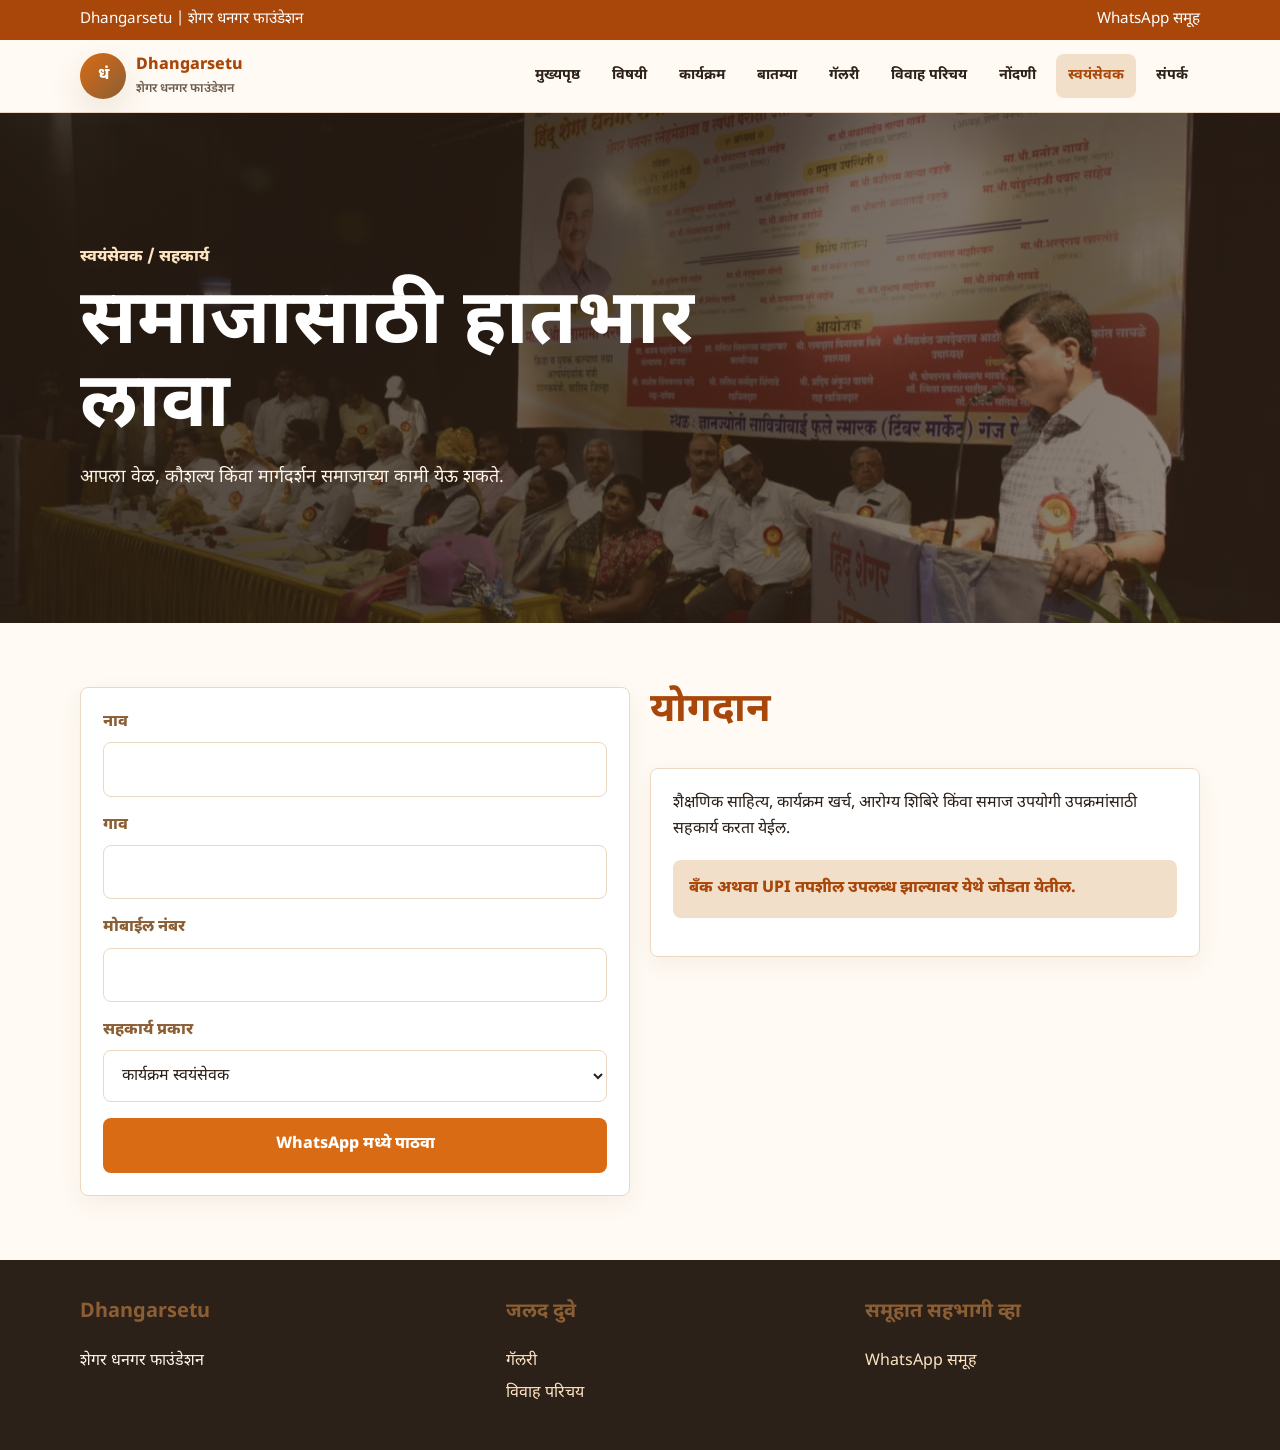
<file: volunteer.html>
<!doctype html>
<html lang="mr"><head><meta charset="utf-8"><meta name="viewport" content="width=device-width, initial-scale=1"><title>स्वयंसेवक | Dhangarsetu</title><meta name="description" content="Dhangarsetu स्वयंसेवक व सहकार्य फॉर्म."><link rel="preconnect" href="https://fonts.googleapis.com"><link rel="preconnect" href="https://fonts.gstatic.com" crossorigin><link href="https://fonts.googleapis.com/css2?family=Noto+Sans+Devanagari:wght@400;600;700;800;900&display=swap" rel="stylesheet"><link rel="stylesheet" href="assets/css/styles.css"></head>
<body><div class="topbar"><div class="topbar__inner"><span>Dhangarsetu | शेगर धनगर फाउंडेशन</span><a href="https://chat.whatsapp.com/EsLUuQfzZFVKvQSc2jBUO8?s=cl&p=a&iam=2" target="_blank" rel="noopener">WhatsApp समूह</a></div></div><header class="site-header"><nav class="nav__inner" aria-label="मुख्य नेव्हिगेशन"><a class="brand" href="index.html"><span class="brand__mark">धं</span><span class="brand__text">Dhangarsetu<span>शेगर धनगर फाउंडेशन</span></span></a><button class="nav-toggle" type="button" aria-label="मेनू उघडा" aria-expanded="false">☰</button><div class="nav-links"><a href="index.html">मुख्यपृष्ठ</a><a href="about.html">विषयी</a><a href="events.html">कार्यक्रम</a><a href="updates.html">बातम्या</a><a href="gallery.html">गॅलरी</a><a href="matrimony.html">विवाह परिचय</a><a href="registration.html">नोंदणी</a><a href="volunteer.html">स्वयंसेवक</a><a href="contact.html">संपर्क</a></div></nav></header><main><section class="page-hero"><div class="section"><p class="eyebrow">स्वयंसेवक / सहकार्य</p><h1>समाजासाठी हातभार लावा</h1><p class="lead">आपला वेळ, कौशल्य किंवा मार्गदर्शन समाजाच्या कामी येऊ शकते.</p></div></section><section class="section grid grid--2"><form class="card form reveal" data-whatsapp-form="Dhangarsetu - स्वयंसेवक विनंती"><div class="field"><label for="volunteer-name">नाव</label><input id="volunteer-name" name="नाव" required></div><div class="field"><label for="volunteer-village">गाव</label><input id="volunteer-village" name="गाव" required></div><div class="field"><label for="volunteer-mobile">मोबाईल नंबर</label><input id="volunteer-mobile" name="मोबाईल नंबर" inputmode="tel" required></div><div class="field"><label for="support">सहकार्य प्रकार</label><select id="support" name="सहकार्य प्रकार"><option>कार्यक्रम स्वयंसेवक</option><option>शिक्षण मार्गदर्शन</option><option>रोजगार माहिती</option><option>आर्थिक सहकार्य</option></select></div><button class="btn btn--primary" type="submit">WhatsApp मध्ये पाठवा</button></form><div class="reveal"><h2>योगदान</h2><div class="card"><p>शैक्षणिक साहित्य, कार्यक्रम खर्च, आरोग्य शिबिरे किंवा समाज उपयोगी उपक्रमांसाठी सहकार्य करता येईल.</p><p class="notice">बँक अथवा UPI तपशील उपलब्ध झाल्यावर येथे जोडता येतील.</p></div></div></section></main><footer class="site-footer"><div class="footer__inner"><div><h3>Dhangarsetu</h3><p>शेगर धनगर फाउंडेशन</p></div><div><h3>जलद दुवे</h3><a href="gallery.html">गॅलरी</a><a href="matrimony.html">विवाह परिचय</a></div><div><h3>समूहात सहभागी व्हा</h3><a href="https://chat.whatsapp.com/EsLUuQfzZFVKvQSc2jBUO8?s=cl&p=a&iam=2" target="_blank" rel="noopener">WhatsApp समूह</a></div></div></footer><script src="assets/js/main.js"></script></body></html>
</file>
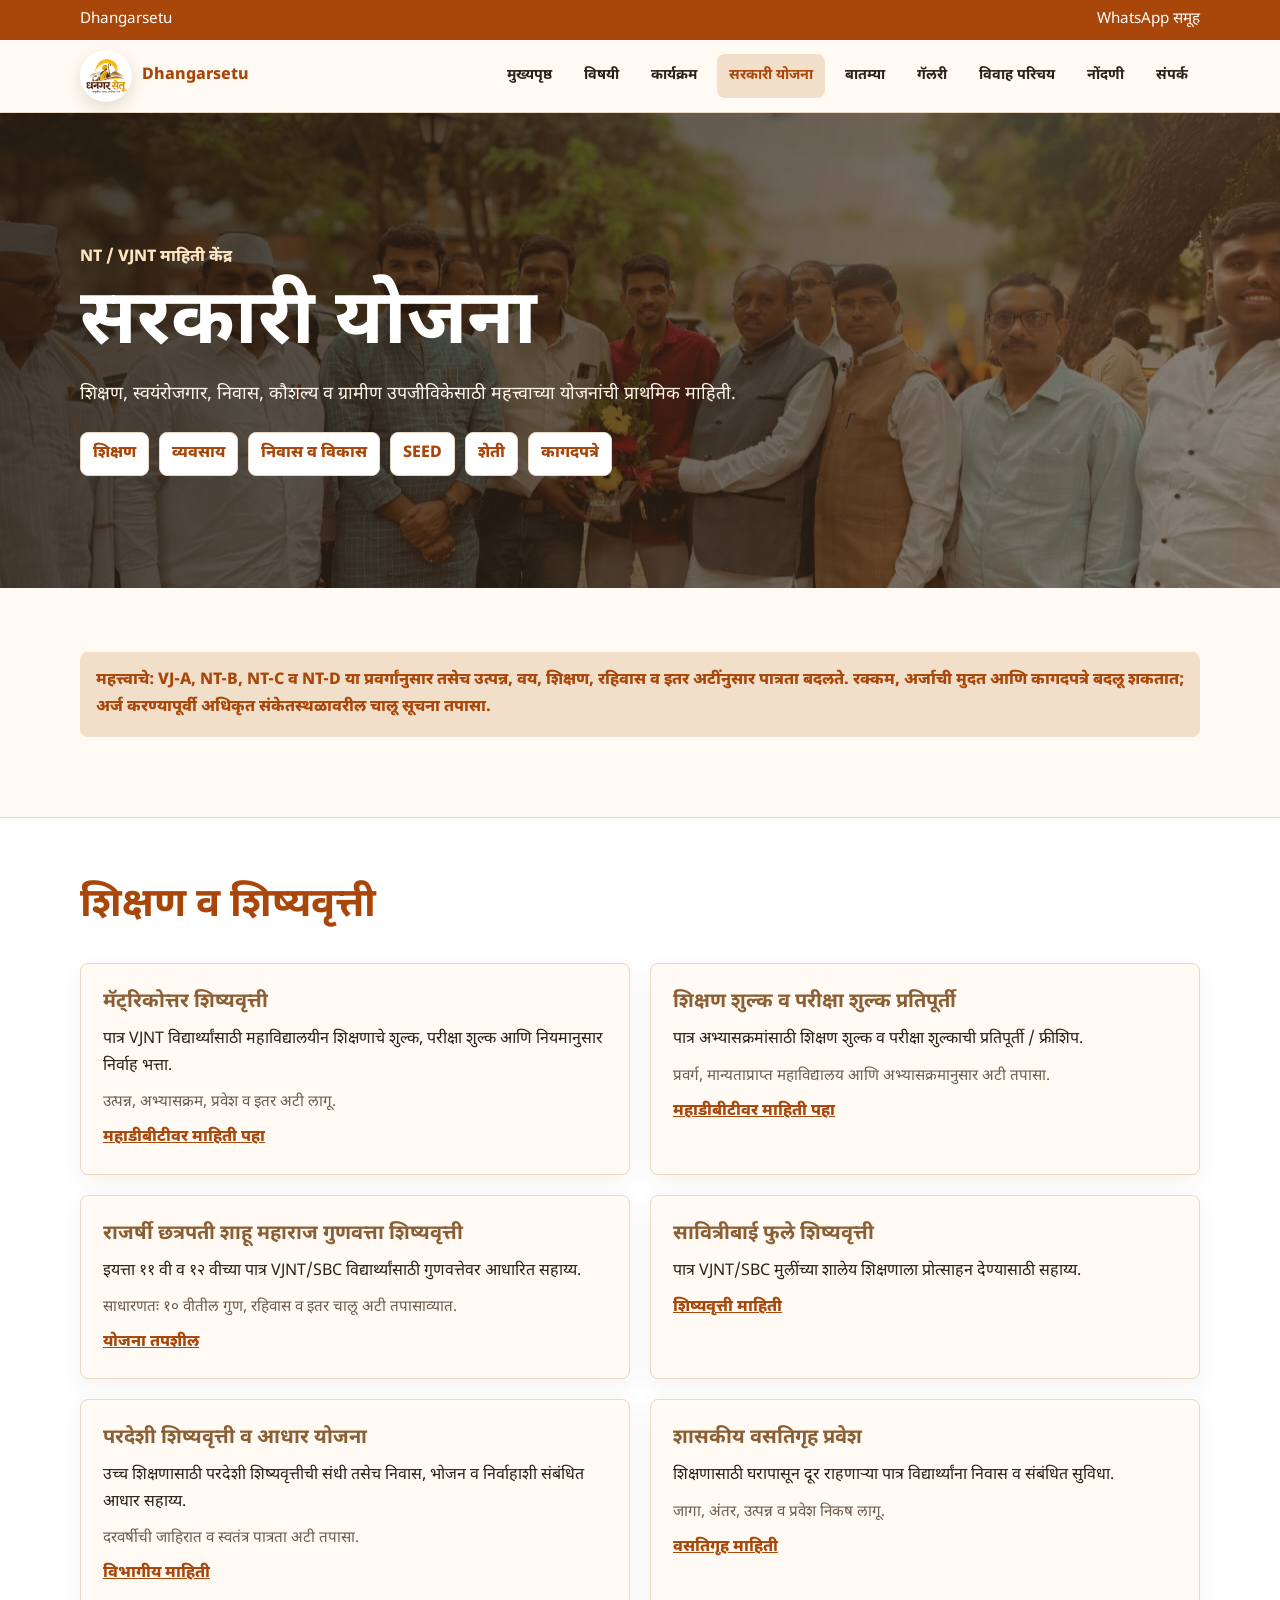
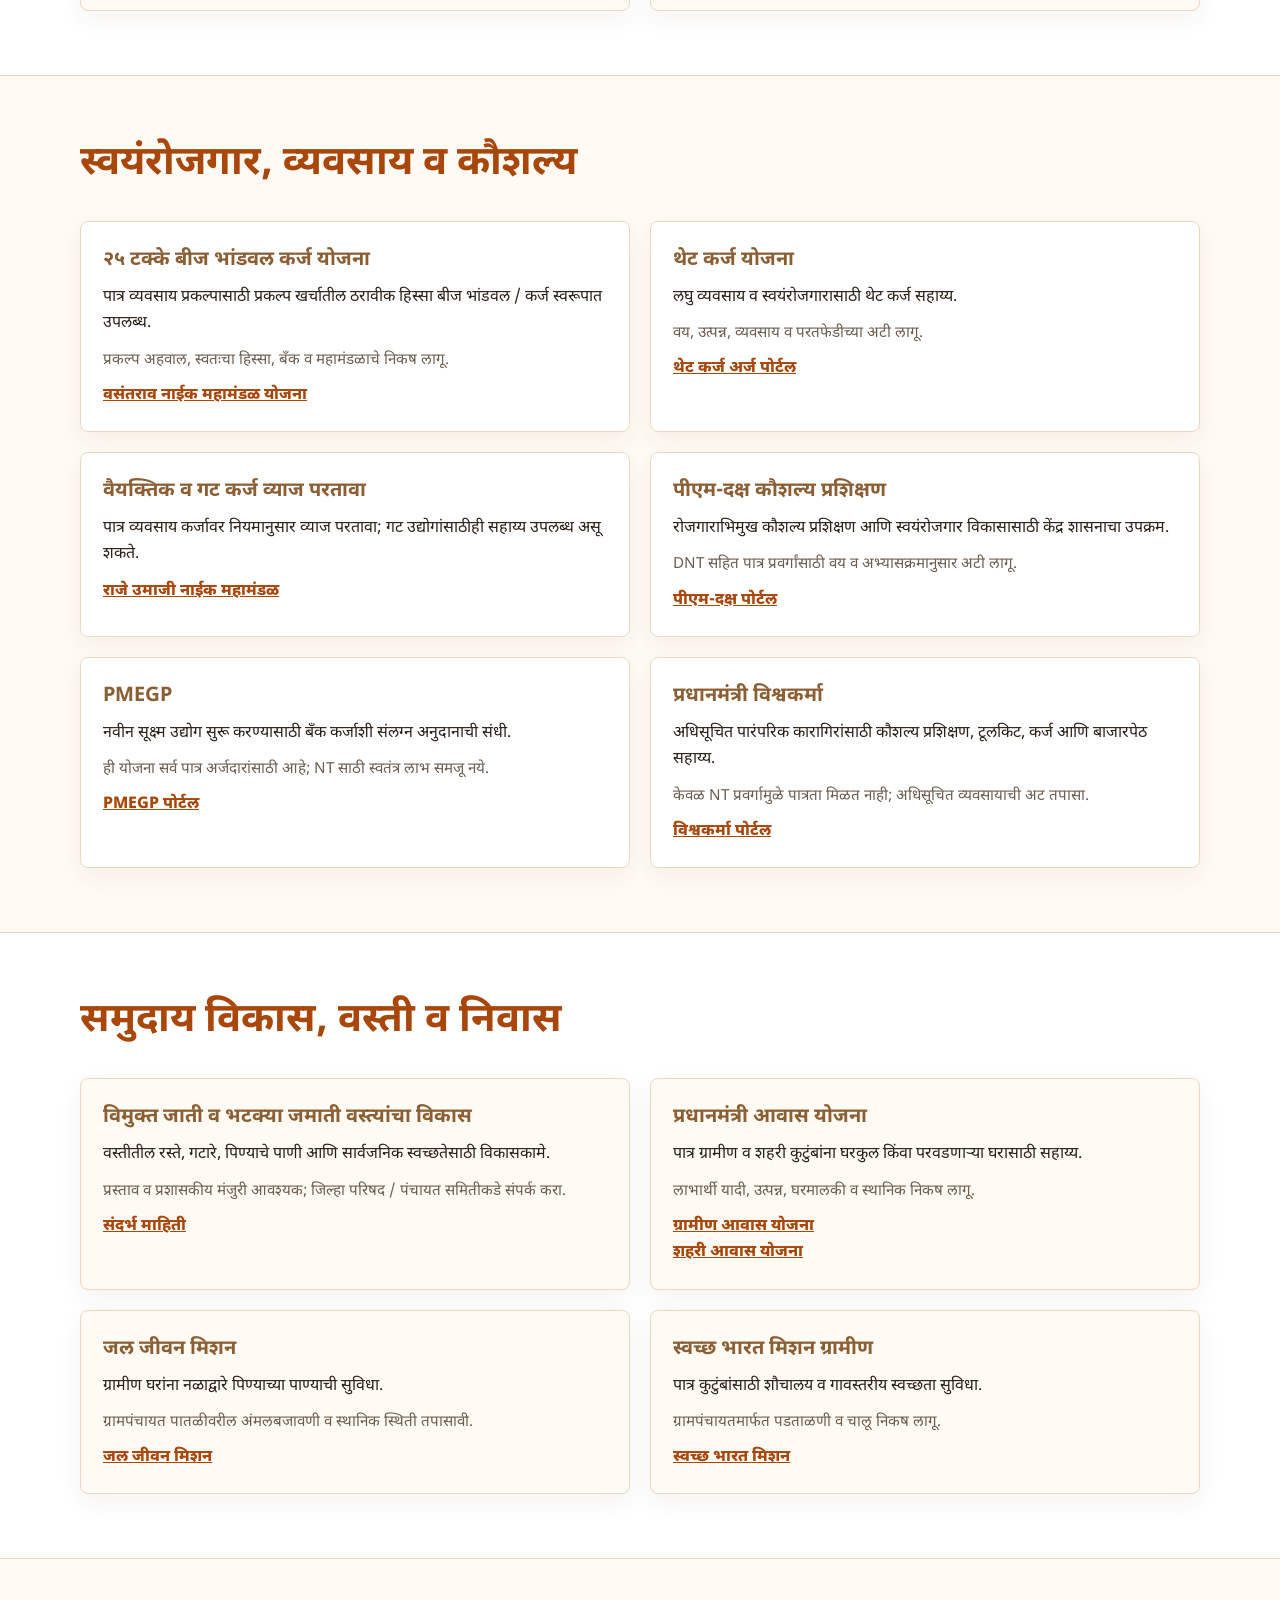
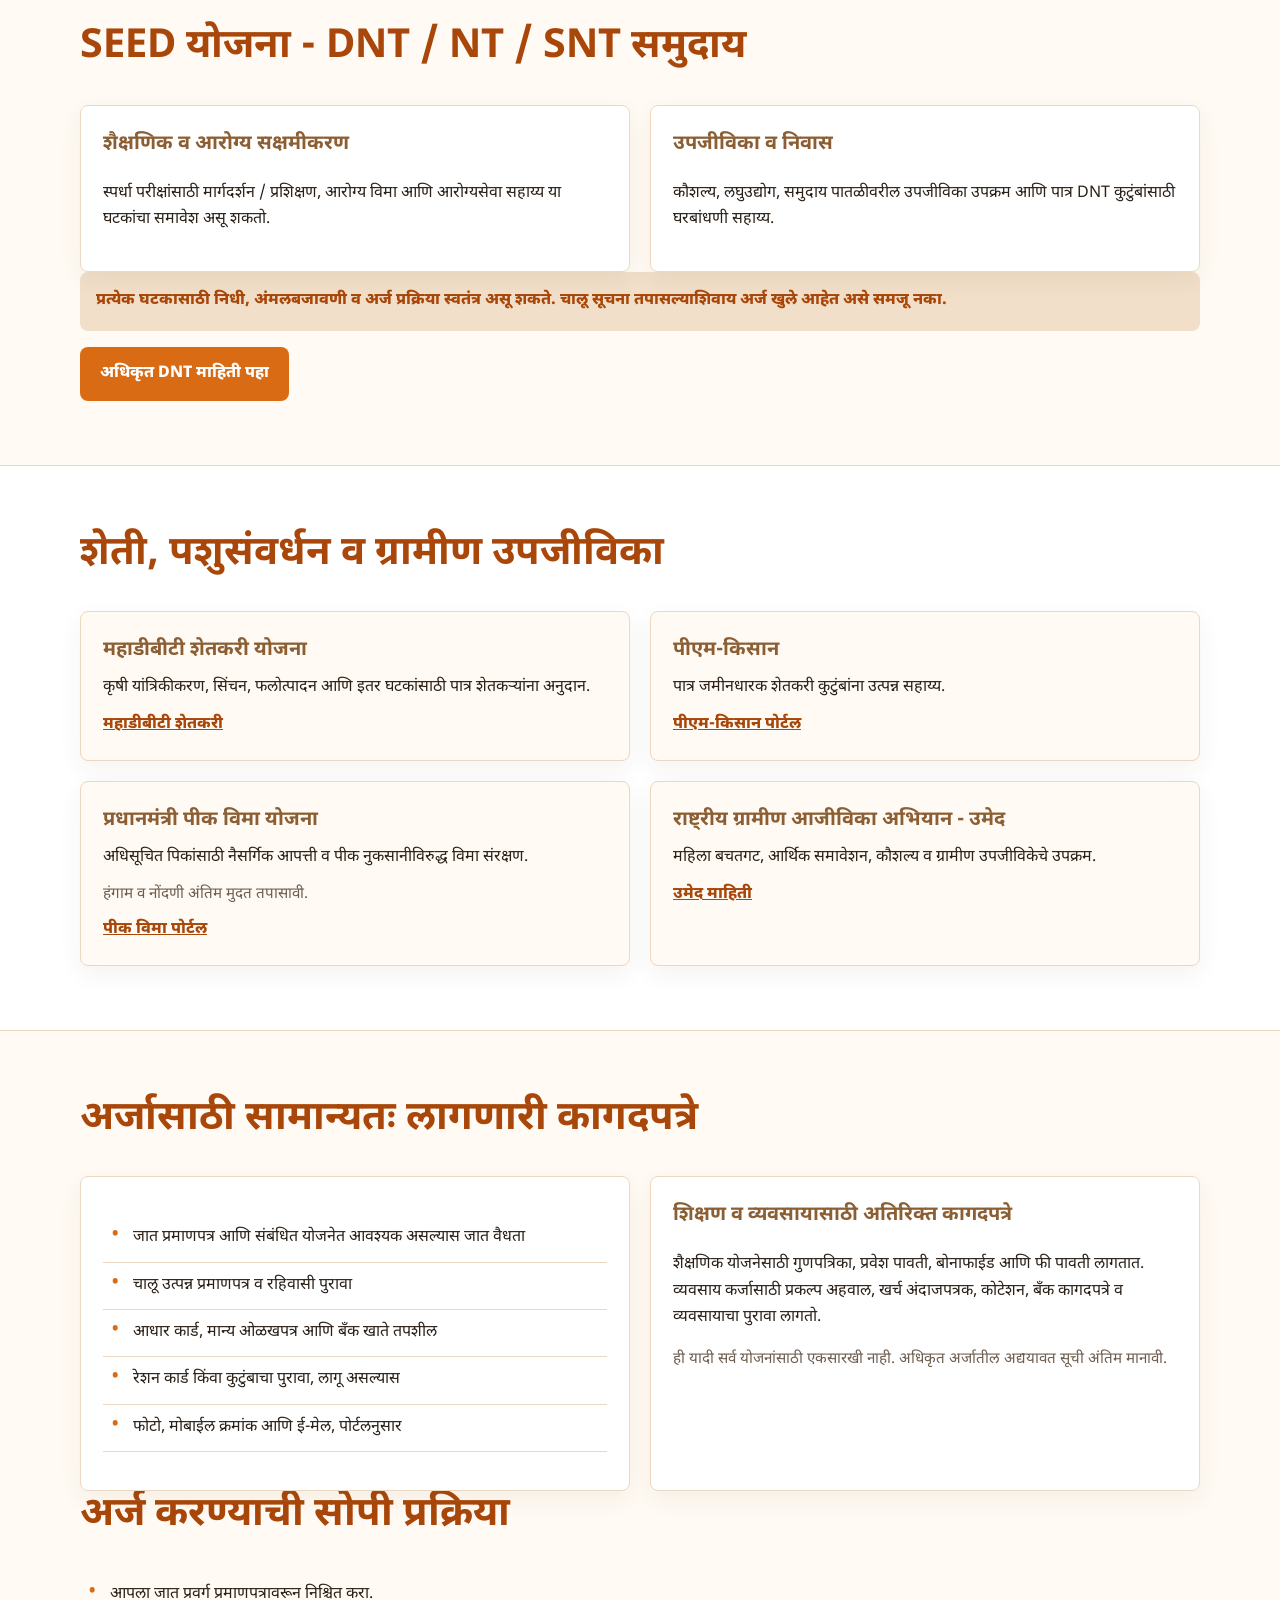
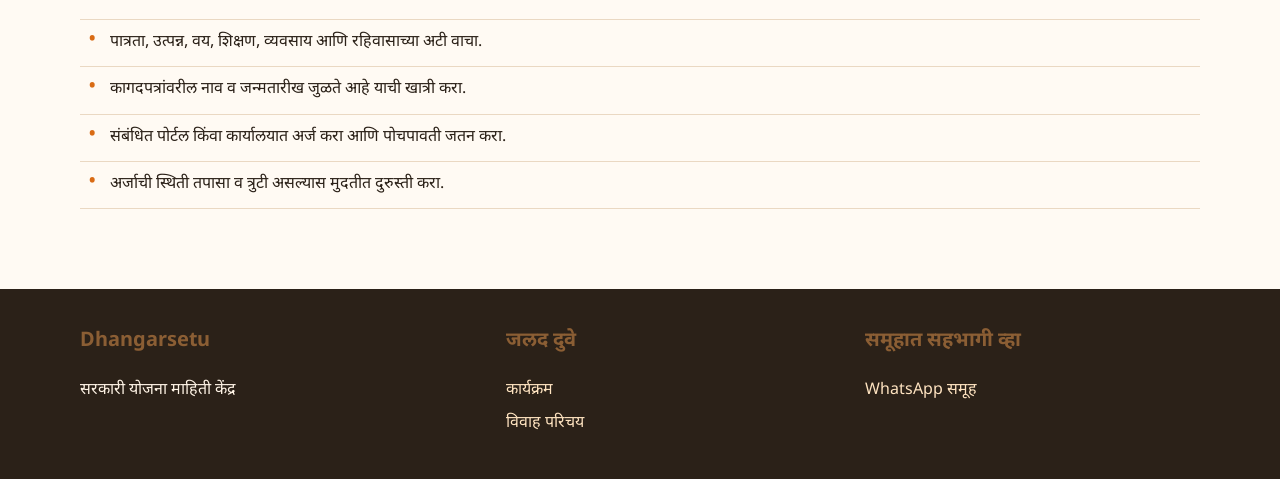
<file: yojana.html>
<!doctype html>
<html lang="mr">
<head>
  <meta charset="utf-8"><meta name="viewport" content="width=device-width, initial-scale=1">
  <title>सरकारी योजना | Dhangarsetu</title>
  <meta name="description" content="NT/VJNT समाजासाठी शिक्षण, व्यवसाय, निवास, शेती व उपजीविकेच्या सरकारी योजनांची माहिती.">
  <link rel="preconnect" href="https://fonts.googleapis.com"><link rel="preconnect" href="https://fonts.gstatic.com" crossorigin><link href="https://fonts.googleapis.com/css2?family=Noto+Sans+Devanagari:wght@400;600;700;800;900&display=swap" rel="stylesheet"><link rel="stylesheet" href="assets/css/styles.css">
</head>
<body>
  <div class="topbar"><div class="topbar__inner"><span>Dhangarsetu</span><a href="https://chat.whatsapp.com/EsLUuQfzZFVKvQSc2jBUO8?s=cl&p=a&iam=2" target="_blank" rel="noopener">WhatsApp समूह</a></div></div>
  <header class="site-header"><nav class="nav__inner" aria-label="मुख्य नेव्हिगेशन"><a class="brand" href="index.html"><img class="brand__logo" src="Logo.png" alt="Dhangarsetu logo"><span class="brand__text">Dhangarsetu</span></a><button class="nav-toggle" type="button" aria-label="मेनू उघडा" aria-expanded="false">☰</button><div class="nav-links"><a href="index.html">मुख्यपृष्ठ</a><a href="about.html">विषयी</a><a href="events.html">कार्यक्रम</a><a href="yojana.html">सरकारी योजना</a><a href="updates.html">बातम्या</a><a href="gallery.html">गॅलरी</a><a href="matrimony.html">विवाह परिचय</a><a href="registration.html">नोंदणी</a><a href="contact.html">संपर्क</a></div></nav></header>
  <main>
    <section class="page-hero page-hero--yojana"><div class="section"><p class="eyebrow">NT / VJNT माहिती केंद्र</p><h1>सरकारी योजना</h1><p class="lead">शिक्षण, स्वयंरोजगार, निवास, कौशल्य व ग्रामीण उपजीविकेसाठी महत्त्वाच्या योजनांची प्राथमिक माहिती.</p><div class="scheme-nav"><a href="#education">शिक्षण</a><a href="#business">व्यवसाय</a><a href="#housing">निवास व विकास</a><a href="#seed">SEED</a><a href="#agriculture">शेती</a><a href="#documents">कागदपत्रे</a></div></div></section>
    <section class="section"><p class="notice">महत्त्वाचे: VJ-A, NT-B, NT-C व NT-D या प्रवर्गांनुसार तसेच उत्पन्न, वय, शिक्षण, रहिवास व इतर अटींनुसार पात्रता बदलते. रक्कम, अर्जाची मुदत आणि कागदपत्रे बदलू शकतात; अर्ज करण्यापूर्वी अधिकृत संकेतस्थळावरील चालू सूचना तपासा.</p></section>
    <section class="section section--tint"><div class="section__inner"><h2 id="education">शिक्षण व शिष्यवृत्ती</h2><div class="scheme-grid"><article class="card scheme-card reveal"><h3>मॅट्रिकोत्तर शिष्यवृत्ती</h3><p>पात्र VJNT विद्यार्थ्यांसाठी महाविद्यालयीन शिक्षणाचे शुल्क, परीक्षा शुल्क आणि नियमानुसार निर्वाह भत्ता.</p><p class="scheme-note">उत्पन्न, अभ्यासक्रम, प्रवेश व इतर अटी लागू.</p><a href="https://mahadbt.maharashtra.gov.in/" target="_blank" rel="noopener">महाडीबीटीवर माहिती पहा</a></article><article class="card scheme-card reveal"><h3>शिक्षण शुल्क व परीक्षा शुल्क प्रतिपूर्ती</h3><p>पात्र अभ्यासक्रमांसाठी शिक्षण शुल्क व परीक्षा शुल्काची प्रतिपूर्ती / फ्रीशिप.</p><p class="scheme-note">प्रवर्ग, मान्यताप्राप्त महाविद्यालय आणि अभ्यासक्रमानुसार अटी तपासा.</p><a href="https://mahadbt.maharashtra.gov.in/" target="_blank" rel="noopener">महाडीबीटीवर माहिती पहा</a></article><article class="card scheme-card reveal"><h3>राजर्षी छत्रपती शाहू महाराज गुणवत्ता शिष्यवृत्ती</h3><p>इयत्ता ११ वी व १२ वीच्या पात्र VJNT/SBC विद्यार्थ्यांसाठी गुणवत्तेवर आधारित सहाय्य.</p><p class="scheme-note">साधारणतः १० वीतील गुण, रहिवास व इतर चालू अटी तपासाव्यात.</p><a href="https://mahadbt.maharashtra.gov.in/" target="_blank" rel="noopener">योजना तपशील</a></article><article class="card scheme-card reveal"><h3>सावित्रीबाई फुले शिष्यवृत्ती</h3><p>पात्र VJNT/SBC मुलींच्या शालेय शिक्षणाला प्रोत्साहन देण्यासाठी सहाय्य.</p><a href="https://www.dirobbwd.maharashtra.gov.in/schemes/scholarship" target="_blank" rel="noopener">शिष्यवृत्ती माहिती</a></article><article class="card scheme-card reveal"><h3>परदेशी शिष्यवृत्ती व आधार योजना</h3><p>उच्च शिक्षणासाठी परदेशी शिष्यवृत्तीची संधी तसेच निवास, भोजन व निर्वाहाशी संबंधित आधार सहाय्य.</p><p class="scheme-note">दरवर्षीची जाहिरात व स्वतंत्र पात्रता अटी तपासा.</p><a href="https://obcbahujankalyan.maharashtra.gov.in/" target="_blank" rel="noopener">विभागीय माहिती</a></article><article class="card scheme-card reveal"><h3>शासकीय वसतिगृह प्रवेश</h3><p>शिक्षणासाठी घरापासून दूर राहणाऱ्या पात्र विद्यार्थ्यांना निवास व संबंधित सुविधा.</p><p class="scheme-note">जागा, अंतर, उत्पन्न व प्रवेश निकष लागू.</p><a href="https://obcbahujankalyan.maharashtra.gov.in/" target="_blank" rel="noopener">वसतिगृह माहिती</a></article></div></div></section>
    <section class="section"><h2 id="business">स्वयंरोजगार, व्यवसाय व कौशल्य</h2><div class="scheme-grid"><article class="card scheme-card reveal"><h3>२५ टक्के बीज भांडवल कर्ज योजना</h3><p>पात्र व्यवसाय प्रकल्पासाठी प्रकल्प खर्चातील ठरावीक हिस्सा बीज भांडवल / कर्ज स्वरूपात उपलब्ध.</p><p class="scheme-note">प्रकल्प अहवाल, स्वतःचा हिस्सा, बँक व महामंडळाचे निकष लागू.</p><a href="https://vnvjntdc.com/pages/schemes" target="_blank" rel="noopener">वसंतराव नाईक महामंडळ योजना</a></article><article class="card scheme-card reveal"><h3>थेट कर्ज योजना</h3><p>लघु व्यवसाय व स्वयंरोजगारासाठी थेट कर्ज सहाय्य.</p><p class="scheme-note">वय, उत्पन्न, व्यवसाय व परतफेडीच्या अटी लागू.</p><a href="https://directscheme.vnvjntdc.org/" target="_blank" rel="noopener">थेट कर्ज अर्ज पोर्टल</a></article><article class="card scheme-card reveal"><h3>वैयक्तिक व गट कर्ज व्याज परतावा</h3><p>पात्र व्यवसाय कर्जावर नियमानुसार व्याज परतावा; गट उद्योगांसाठीही सहाय्य उपलब्ध असू शकते.</p><a href="https://runavm.maharashtra.gov.in/schemes-programmes/" target="_blank" rel="noopener">राजे उमाजी नाईक महामंडळ</a></article><article class="card scheme-card reveal"><h3>पीएम-दक्ष कौशल्य प्रशिक्षण</h3><p>रोजगाराभिमुख कौशल्य प्रशिक्षण आणि स्वयंरोजगार विकासासाठी केंद्र शासनाचा उपक्रम.</p><p class="scheme-note">DNT सहित पात्र प्रवर्गांसाठी वय व अभ्यासक्रमानुसार अटी लागू.</p><a href="https://pmdaksh.dosje.gov.in/" target="_blank" rel="noopener">पीएम-दक्ष पोर्टल</a></article><article class="card scheme-card reveal"><h3>PMEGP</h3><p>नवीन सूक्ष्म उद्योग सुरू करण्यासाठी बँक कर्जाशी संलग्न अनुदानाची संधी.</p><p class="scheme-note">ही योजना सर्व पात्र अर्जदारांसाठी आहे; NT साठी स्वतंत्र लाभ समजू नये.</p><a href="https://www.kviconline.gov.in/pmegpeportal/" target="_blank" rel="noopener">PMEGP पोर्टल</a></article><article class="card scheme-card reveal"><h3>प्रधानमंत्री विश्वकर्मा</h3><p>अधिसूचित पारंपरिक कारागिरांसाठी कौशल्य प्रशिक्षण, टूलकिट, कर्ज आणि बाजारपेठ सहाय्य.</p><p class="scheme-note">केवळ NT प्रवर्गामुळे पात्रता मिळत नाही; अधिसूचित व्यवसायाची अट तपासा.</p><a href="https://pmvishwakarma.gov.in/" target="_blank" rel="noopener">विश्वकर्मा पोर्टल</a></article></div></section>
    <section class="section section--tint"><div class="section__inner"><h2 id="housing">समुदाय विकास, वस्ती व निवास</h2><div class="scheme-grid"><article class="card scheme-card reveal"><h3>विमुक्त जाती व भटक्या जमाती वस्त्यांचा विकास</h3><p>वस्तीतील रस्ते, गटारे, पिण्याचे पाणी आणि सार्वजनिक स्वच्छतेसाठी विकासकामे.</p><p class="scheme-note">प्रस्ताव व प्रशासकीय मंजुरी आवश्यक; जिल्हा परिषद / पंचायत समितीकडे संपर्क करा.</p><a href="https://dwbdnc.dosje.gov.in/content/state-government-schemes-for-denotified-and-nomadic-tribes" target="_blank" rel="noopener">संदर्भ माहिती</a></article><article class="card scheme-card reveal"><h3>प्रधानमंत्री आवास योजना</h3><p>पात्र ग्रामीण व शहरी कुटुंबांना घरकुल किंवा परवडणाऱ्या घरासाठी सहाय्य.</p><p class="scheme-note">लाभार्थी यादी, उत्पन्न, घरमालकी व स्थानिक निकष लागू.</p><a href="https://pmayg.nic.in/" target="_blank" rel="noopener">ग्रामीण आवास योजना</a><br><a href="https://pmay-urban.gov.in/" target="_blank" rel="noopener">शहरी आवास योजना</a></article><article class="card scheme-card reveal"><h3>जल जीवन मिशन</h3><p>ग्रामीण घरांना नळाद्वारे पिण्याच्या पाण्याची सुविधा.</p><p class="scheme-note">ग्रामपंचायत पातळीवरील अंमलबजावणी व स्थानिक स्थिती तपासावी.</p><a href="https://jaljeevanmission.gov.in/" target="_blank" rel="noopener">जल जीवन मिशन</a></article><article class="card scheme-card reveal"><h3>स्वच्छ भारत मिशन ग्रामीण</h3><p>पात्र कुटुंबांसाठी शौचालय व गावस्तरीय स्वच्छता सुविधा.</p><p class="scheme-note">ग्रामपंचायतमार्फत पडताळणी व चालू निकष लागू.</p><a href="https://swachhbharatmission.ddws.gov.in/" target="_blank" rel="noopener">स्वच्छ भारत मिशन</a></article></div></div></section>
    <section class="section"><h2 id="seed">SEED योजना - DNT / NT / SNT समुदाय</h2><div class="grid grid--2"><article class="card reveal"><h3>शैक्षणिक व आरोग्य सक्षमीकरण</h3><p>स्पर्धा परीक्षांसाठी मार्गदर्शन / प्रशिक्षण, आरोग्य विमा आणि आरोग्यसेवा सहाय्य या घटकांचा समावेश असू शकतो.</p></article><article class="card reveal"><h3>उपजीविका व निवास</h3><p>कौशल्य, लघुउद्योग, समुदाय पातळीवरील उपजीविका उपक्रम आणि पात्र DNT कुटुंबांसाठी घरबांधणी सहाय्य.</p></article></div><p class="notice">प्रत्येक घटकासाठी निधी, अंमलबजावणी व अर्ज प्रक्रिया स्वतंत्र असू शकते. चालू सूचना तपासल्याशिवाय अर्ज खुले आहेत असे समजू नका.</p><a class="btn btn--primary" href="https://dwbdnc.dosje.gov.in/" target="_blank" rel="noopener">अधिकृत DNT माहिती पहा</a></section>
    <section class="section section--tint"><div class="section__inner"><h2 id="agriculture">शेती, पशुसंवर्धन व ग्रामीण उपजीविका</h2><div class="scheme-grid"><article class="card scheme-card reveal"><h3>महाडीबीटी शेतकरी योजना</h3><p>कृषी यांत्रिकीकरण, सिंचन, फलोत्पादन आणि इतर घटकांसाठी पात्र शेतकऱ्यांना अनुदान.</p><a href="https://mahadbt.maharashtra.gov.in/Farmer/" target="_blank" rel="noopener">महाडीबीटी शेतकरी</a></article><article class="card scheme-card reveal"><h3>पीएम-किसान</h3><p>पात्र जमीनधारक शेतकरी कुटुंबांना उत्पन्न सहाय्य.</p><a href="https://pmkisan.gov.in/" target="_blank" rel="noopener">पीएम-किसान पोर्टल</a></article><article class="card scheme-card reveal"><h3>प्रधानमंत्री पीक विमा योजना</h3><p>अधिसूचित पिकांसाठी नैसर्गिक आपत्ती व पीक नुकसानीविरुद्ध विमा संरक्षण.</p><p class="scheme-note">हंगाम व नोंदणी अंतिम मुदत तपासावी.</p><a href="https://pmfby.gov.in/" target="_blank" rel="noopener">पीक विमा पोर्टल</a></article><article class="card scheme-card reveal"><h3>राष्ट्रीय ग्रामीण आजीविका अभियान - उमेद</h3><p>महिला बचतगट, आर्थिक समावेशन, कौशल्य व ग्रामीण उपजीविकेचे उपक्रम.</p><a href="https://umed.in/" target="_blank" rel="noopener">उमेद माहिती</a></article></div></div></section>
    <section class="section"><h2 id="documents">अर्जासाठी सामान्यतः लागणारी कागदपत्रे</h2><div class="grid grid--2"><div class="card reveal"><ul class="list"><li>जात प्रमाणपत्र आणि संबंधित योजनेत आवश्यक असल्यास जात वैधता</li><li>चालू उत्पन्न प्रमाणपत्र व रहिवासी पुरावा</li><li>आधार कार्ड, मान्य ओळखपत्र आणि बँक खाते तपशील</li><li>रेशन कार्ड किंवा कुटुंबाचा पुरावा, लागू असल्यास</li><li>फोटो, मोबाईल क्रमांक आणि ई-मेल, पोर्टलनुसार</li></ul></div><div class="card reveal"><h3>शिक्षण व व्यवसायासाठी अतिरिक्त कागदपत्रे</h3><p>शैक्षणिक योजनेसाठी गुणपत्रिका, प्रवेश पावती, बोनाफाईड आणि फी पावती लागतात. व्यवसाय कर्जासाठी प्रकल्प अहवाल, खर्च अंदाजपत्रक, कोटेशन, बँक कागदपत्रे व व्यवसायाचा पुरावा लागतो.</p><p class="scheme-note">ही यादी सर्व योजनांसाठी एकसारखी नाही. अधिकृत अर्जातील अद्ययावत सूची अंतिम मानावी.</p></div></div><h2>अर्ज करण्याची सोपी प्रक्रिया</h2><ol class="list"><li>आपला जात प्रवर्ग प्रमाणपत्रावरून निश्चित करा.</li><li>पात्रता, उत्पन्न, वय, शिक्षण, व्यवसाय आणि रहिवासाच्या अटी वाचा.</li><li>कागदपत्रांवरील नाव व जन्मतारीख जुळते आहे याची खात्री करा.</li><li>संबंधित पोर्टल किंवा कार्यालयात अर्ज करा आणि पोचपावती जतन करा.</li><li>अर्जाची स्थिती तपासा व त्रुटी असल्यास मुदतीत दुरुस्ती करा.</li></ol></section>
  </main>
  <footer class="site-footer"><div class="footer__inner"><div><h3>Dhangarsetu</h3><p>सरकारी योजना माहिती केंद्र</p></div><div><h3>जलद दुवे</h3><a href="events.html">कार्यक्रम</a><a href="matrimony.html">विवाह परिचय</a></div><div><h3>समूहात सहभागी व्हा</h3><a href="https://chat.whatsapp.com/EsLUuQfzZFVKvQSc2jBUO8?s=cl&p=a&iam=2" target="_blank" rel="noopener">WhatsApp समूह</a></div></div></footer><script src="assets/js/main.js"></script>
</body>
</html>
</file>
<file: assets/css/styles.css>
:root {
  --saffron: #d96b14;
  --saffron-dark: #a9470a;
  --brown: #8b5e34;
  --light-brown: #f1dfc9;
  --cream: #fffaf3;
  --white: #ffffff;
  --ink: #2b2118;
  --muted: #6d5d4f;
  --line: #ead8c2;
  --shadow: 0 14px 34px rgba(90, 54, 20, 0.12);
}

* {
  box-sizing: border-box;
}

html {
  scroll-behavior: smooth;
}

body {
  margin: 0;
  font-family: "Noto Sans Devanagari", "Mukta", "Hind", system-ui, sans-serif;
  color: var(--ink);
  background: var(--cream);
  line-height: 1.65;
}

img {
  max-width: 100%;
  display: block;
}

a {
  color: inherit;
  text-decoration: none;
}

.topbar {
  background: var(--saffron-dark);
  color: var(--white);
  font-size: 0.95rem;
}

.topbar__inner,
.nav__inner,
.section,
.footer__inner {
  width: min(1120px, calc(100% - 32px));
  margin: 0 auto;
}

.topbar__inner {
  min-height: 40px;
  display: flex;
  align-items: center;
  justify-content: space-between;
  gap: 12px;
}

.site-header {
  position: sticky;
  top: 0;
  z-index: 20;
  background: rgba(255, 250, 243, 0.96);
  border-bottom: 1px solid var(--line);
  backdrop-filter: blur(10px);
}

.nav__inner {
  min-height: 72px;
  display: flex;
  align-items: center;
  justify-content: space-between;
  gap: 20px;
}

.brand {
  display: flex;
  align-items: center;
  gap: 10px;
  font-weight: 800;
  color: var(--saffron-dark);
}

.brand__mark {
  width: 46px;
  height: 46px;
  border-radius: 50%;
  display: grid;
  place-items: center;
  color: var(--white);
  background: linear-gradient(135deg, var(--saffron), var(--brown));
  box-shadow: var(--shadow);
}

.brand__logo {
  width: 52px;
  height: 52px;
  flex: 0 0 52px;
  object-fit: contain;
  border-radius: 50%;
  background: var(--white);
  box-shadow: 0 6px 16px rgba(90, 54, 20, 0.16);
}

.brand__text span {
  display: block;
  color: var(--muted);
  font-size: 0.78rem;
  font-weight: 600;
}

.nav-toggle {
  display: none;
  width: 48px;
  height: 48px;
  border: 0;
  border-radius: 8px;
  background: var(--saffron);
  color: var(--white);
  font-size: 1.6rem;
}

.nav-links {
  display: flex;
  align-items: center;
  gap: 8px;
  font-weight: 700;
  font-size: 0.9rem;
}

.nav-links a {
  padding: 10px 12px;
  border-radius: 8px;
}

.nav-links a:hover,
.nav-links a.active {
  background: var(--light-brown);
  color: var(--saffron-dark);
}

.hero {
  min-height: calc(100vh - 112px);
  display: grid;
  align-items: end;
  position: relative;
  overflow: hidden;
  isolation: isolate;
  background: var(--ink);
  color: var(--white);
}

.hero::after {
  content: "";
  position: absolute;
  inset: 0;
  z-index: -1;
  background: linear-gradient(90deg, rgba(43, 33, 24, 0.78), rgba(43, 33, 24, 0.24));
}

.hero-slides {
  position: absolute;
  inset: 0;
  z-index: -2;
}

.hero-slide {
  position: absolute;
  inset: 0;
  width: 100%;
  height: 100%;
  object-fit: cover;
  opacity: 0;
  transition: opacity 1100ms ease;
}

.hero-slide.is-active { opacity: 1; }

.hero__content {
  width: min(1120px, calc(100% - 32px));
  margin: 0 auto;
  padding: 92px 0 54px;
}

.eyebrow {
  display: inline-flex;
  align-items: center;
  gap: 8px;
  margin: 0 0 12px;
  color: #ffe4c1;
  font-weight: 800;
}

h1,
h2,
h3,
p {
  margin-top: 0;
}

h1 {
  max-width: 760px;
  margin-bottom: 14px;
  font-size: clamp(2.2rem, 6vw, 4.8rem);
  line-height: 1.08;
}

h2 {
  color: var(--saffron-dark);
  font-size: clamp(1.7rem, 4vw, 2.5rem);
  line-height: 1.2;
}

h3 {
  color: var(--brown);
  font-size: 1.25rem;
}

.lead {
  max-width: 760px;
  color: var(--muted);
  font-size: 1.12rem;
}

.hero .lead {
  color: #fff4e6;
  font-size: clamp(1.18rem, 3vw, 1.55rem);
}

.actions {
  display: flex;
  flex-wrap: wrap;
  gap: 12px;
  margin-top: 24px;
}

.btn {
  min-height: 52px;
  display: inline-flex;
  align-items: center;
  justify-content: center;
  gap: 8px;
  padding: 14px 20px;
  border: 0;
  border-radius: 8px;
  font: inherit;
  font-weight: 800;
  cursor: pointer;
  transition: transform 180ms ease, box-shadow 180ms ease, background 180ms ease;
}

.btn:hover {
  transform: translateY(-2px);
  box-shadow: var(--shadow);
}

.btn--primary {
  background: var(--saffron);
  color: var(--white);
}

.btn--light {
  background: var(--white);
  color: var(--saffron-dark);
}

.btn--outline {
  border: 2px solid var(--saffron);
  color: var(--saffron-dark);
  background: transparent;
}

.section {
  padding: 64px 0;
}

.section--tint {
  width: 100%;
  max-width: none;
  background: var(--white);
  border-block: 1px solid var(--line);
}

.section--tint > .section__inner {
  width: min(1120px, calc(100% - 32px));
  margin: 0 auto;
}

.grid {
  display: grid;
  gap: 20px;
}

.grid--3 {
  grid-template-columns: repeat(3, minmax(0, 1fr));
}

.grid--2 {
  grid-template-columns: repeat(2, minmax(0, 1fr));
}

.card {
  background: var(--white);
  border: 1px solid var(--line);
  border-radius: 8px;
  padding: 22px;
  box-shadow: 0 8px 24px rgba(90, 54, 20, 0.06);
}

.section--tint .card {
  background: var(--cream);
}

.stat {
  display: flex;
  align-items: center;
  gap: 14px;
  padding: 18px;
  border-left: 5px solid var(--saffron);
}

.stat strong {
  display: block;
  color: var(--saffron-dark);
  font-size: 1.8rem;
  line-height: 1;
}

.page-hero {
  position: relative;
  isolation: isolate;
  overflow: hidden;
  background: linear-gradient(105deg, rgba(39, 28, 18, 0.86), rgba(65, 43, 24, 0.56)), url("../../Images/Main%20Picture.jpeg") center/cover no-repeat;
  color: var(--white);
  padding: 68px 0 48px;
}

.page-hero::before {
  content: "";
  position: absolute;
  inset: 0;
  z-index: -1;
  background: inherit;
  filter: saturate(0.95);
}

.page-hero--about { background-image: linear-gradient(105deg, rgba(39, 28, 18, 0.86), rgba(65, 43, 24, 0.56)), url("../../Images/2025%20Program%20Opening.jpeg"); }
.page-hero--events { background-image: linear-gradient(105deg, rgba(39, 28, 18, 0.86), rgba(65, 43, 24, 0.56)), url("../../Images/Certificate%20Distribution.jpeg"); }
.page-hero--gallery { background-image: linear-gradient(105deg, rgba(39, 28, 18, 0.86), rgba(65, 43, 24, 0.56)), url("../../Images/Main%20Picture.jpeg"); }
.page-hero--news { background-image: linear-gradient(105deg, rgba(39, 28, 18, 0.86), rgba(65, 43, 24, 0.56)), url("../../Images/Bharne%20Mama%20Satkar.jpeg"); }
.page-hero--matrimony { background-image: linear-gradient(105deg, rgba(39, 28, 18, 0.86), rgba(65, 43, 24, 0.56)), url("../../Images/Ahilya%20Devi%20Jayanti.jpeg"); }
.page-hero--registration { background-image: linear-gradient(105deg, rgba(39, 28, 18, 0.86), rgba(65, 43, 24, 0.56)), url("../../Images/Certificate%20Distribution%202.jpeg"); }
.page-hero--contact { background-image: linear-gradient(105deg, rgba(39, 28, 18, 0.86), rgba(65, 43, 24, 0.56)), url("../../Images/Meet%20With%20mahadev%20Jankar.jpeg"); }
.page-hero--yojana { background-image: linear-gradient(105deg, rgba(39, 28, 18, 0.86), rgba(65, 43, 24, 0.56)), url("../../Images/Dhangar%20Reservation%20Meeting.jpeg"); }

.scheme-nav {
  display: flex;
  flex-wrap: wrap;
  gap: 10px;
  margin: 22px 0 0;
}

.scheme-nav a {
  padding: 8px 12px;
  border: 1px solid var(--line);
  border-radius: 8px;
  background: var(--white);
  color: var(--saffron-dark);
  font-weight: 800;
}

.scheme-grid {
  display: grid;
  grid-template-columns: repeat(2, minmax(0, 1fr));
  gap: 20px;
}

.scheme-card { scroll-margin-top: 104px; }
.scheme-card h3 { margin-bottom: 8px; }
.scheme-card p { margin-bottom: 10px; }
.scheme-card a { color: var(--saffron-dark); font-weight: 800; text-decoration: underline; }
.scheme-note { font-size: 0.95rem; color: var(--muted); }

.page-hero .lead {
  color: #fff4e6;
}

.event {
  display: grid;
  grid-template-columns: 96px 1fr;
  gap: 18px;
  align-items: start;
}

.datebox {
  min-height: 96px;
  display: grid;
  place-items: center;
  border-radius: 8px;
  background: var(--light-brown);
  color: var(--saffron-dark);
  text-align: center;
  font-weight: 900;
}

.datebox span {
  display: block;
  font-size: 2rem;
  line-height: 1;
}

.gallery {
  display: grid;
  grid-template-columns: repeat(auto-fit, minmax(220px, 1fr));
  gap: 14px;
}

.photo-tile {
  padding: 0;
  color: inherit;
  font: inherit;
  text-align: left;
  border-radius: 8px;
  overflow: hidden;
  position: relative;
  min-height: 220px;
  border: 1px solid var(--line);
  background: var(--white);
  cursor: zoom-in;
  box-shadow: 0 8px 20px rgba(90, 54, 20, 0.08);
  transition: transform 220ms ease, box-shadow 220ms ease;
}

.photo-tile:hover {
  transform: translateY(-4px);
  box-shadow: var(--shadow);
}

.photo-tile img {
  width: 100%;
  height: 205px;
  object-fit: cover;
  transition: transform 320ms ease;
}

.photo-tile:hover img {
  transform: scale(1.04);
}

.photo-tile span {
  display: block;
  padding: 10px 12px 12px;
  color: var(--brown);
  font-weight: 800;
}

.photo-tile--news img {
  object-fit: contain;
  background: #f6f0e8;
}

.photo-slider {
  position: relative;
  overflow: hidden;
  min-height: 330px;
  border-radius: 8px;
  background: var(--ink);
  box-shadow: var(--shadow);
}

.slider-track {
  display: flex;
  height: 100%;
  transition: transform 600ms ease;
}

.slide {
  min-width: 100%;
  height: 430px;
  position: relative;
  cursor: zoom-in;
}

.slide img {
  width: 100%;
  height: 100%;
  object-fit: cover;
  opacity: 0.9;
}

.slide__caption {
  position: absolute;
  inset: auto 0 0;
  padding: 24px;
  color: var(--white);
  font-weight: 800;
  font-size: 1.15rem;
  background: linear-gradient(transparent, rgba(43, 33, 24, 0.88));
}

.slider-control {
  position: absolute;
  top: 50%;
  z-index: 2;
  width: 48px;
  height: 48px;
  display: grid;
  place-items: center;
  border: 0;
  border-radius: 50%;
  color: var(--white);
  background: rgba(43, 33, 24, 0.72);
  font-size: 1.55rem;
  cursor: pointer;
  transform: translateY(-50%);
}

.slider-control--prev { left: 14px; }
.slider-control--next { right: 14px; }

.committee-grid {
  display: grid;
  grid-template-columns: repeat(2, minmax(0, 1fr));
  gap: 14px;
}

.committee-member {
  padding: 18px;
  border-left: 4px solid var(--saffron);
  background: var(--white);
  box-shadow: 0 8px 24px rgba(90, 54, 20, 0.06);
}

.committee-member strong,
.committee-member span {
  display: block;
}

.committee-member strong { color: var(--saffron-dark); }
.committee-member span { margin-top: 4px; }

.lightbox {
  position: fixed;
  inset: 0;
  z-index: 100;
  display: grid;
  place-items: center;
  padding: 22px;
  background: rgba(24, 17, 10, 0.8);
  backdrop-filter: blur(9px);
  opacity: 0;
  visibility: hidden;
  transition: opacity 220ms ease, visibility 220ms ease;
}

.lightbox.is-open {
  opacity: 1;
  visibility: visible;
}

.lightbox__content {
  width: min(980px, 100%);
  max-height: 92vh;
  position: relative;
}

.lightbox__content img {
  width: 100%;
  max-height: calc(92vh - 64px);
  object-fit: contain;
  border-radius: 8px;
  background: var(--white);
}

.lightbox__caption {
  margin: 8px 0 0;
  color: var(--white);
  font-weight: 800;
  text-align: center;
}

.lightbox__close {
  position: absolute;
  top: 10px;
  right: 10px;
  width: 44px;
  height: 44px;
  border: 0;
  border-radius: 50%;
  background: var(--white);
  color: var(--ink);
  font-size: 1.5rem;
  cursor: pointer;
}

.form {
  display: grid;
  gap: 16px;
}

.field label {
  display: block;
  margin-bottom: 6px;
  color: var(--brown);
  font-weight: 800;
}

.field input,
.field textarea,
.field select {
  width: 100%;
  min-height: 52px;
  padding: 13px 14px;
  border: 1px solid var(--line);
  border-radius: 8px;
  background: var(--white);
  color: var(--ink);
  font: inherit;
}

.field textarea {
  min-height: 120px;
  resize: vertical;
}

.notice {
  padding: 16px;
  border-radius: 8px;
  background: var(--light-brown);
  color: var(--saffron-dark);
  font-weight: 800;
}

.list {
  padding-left: 0;
  list-style: none;
}

.list li {
  padding: 10px 0 10px 30px;
  position: relative;
  border-bottom: 1px solid var(--line);
}

.list li::before {
  content: "•";
  position: absolute;
  left: 8px;
  color: var(--saffron);
  font-size: 1.4rem;
  line-height: 1;
}

.map {
  width: 100%;
  min-height: 320px;
  border: 0;
  border-radius: 8px;
}

.site-footer {
  background: var(--ink);
  color: #fff4e6;
  padding: 36px 0;
}

.footer__inner {
  display: grid;
  grid-template-columns: 1.2fr 1fr 1fr;
  gap: 24px;
}

.footer__inner a {
  display: block;
  margin: 6px 0;
  color: #ffe4c1;
}

.reveal {
  opacity: 0;
  transform: translateY(16px);
  transition: opacity 500ms ease, transform 500ms ease;
}

.reveal.is-visible {
  opacity: 1;
  transform: translateY(0);
}

.page-fade {
  animation: pageFade 500ms ease both;
}

@keyframes pageFade {
  from { opacity: 0; filter: blur(4px); }
  to { opacity: 1; filter: blur(0); }
}

@media (max-width: 820px) {
  .topbar__inner {
    display: none;
  }

  .nav-toggle {
    display: grid;
    place-items: center;
  }

  .nav-links {
    position: absolute;
    inset: 72px 16px auto;
    display: none;
    flex-direction: column;
    align-items: stretch;
    padding: 12px;
    border: 1px solid var(--line);
    border-radius: 8px;
    background: var(--white);
    box-shadow: var(--shadow);
  }

  .nav-links.is-open {
    display: flex;
  }

  .nav-links a {
    min-height: 48px;
  }

  .hero {
    min-height: 620px;
    background-position: 58% center;
  }

  .grid--3,
  .grid--2,
  .footer__inner,
  .gallery,
  .committee-grid,
  .scheme-grid {
    grid-template-columns: 1fr;
  }

  .event {
    grid-template-columns: 1fr;
  }

  .actions .btn {
    width: 100%;
  }

  .slide { height: 330px; }
}

@media (prefers-reduced-motion: reduce) {
  *,
  html {
    scroll-behavior: auto;
    transition: none !important;
  }
}
</file>
